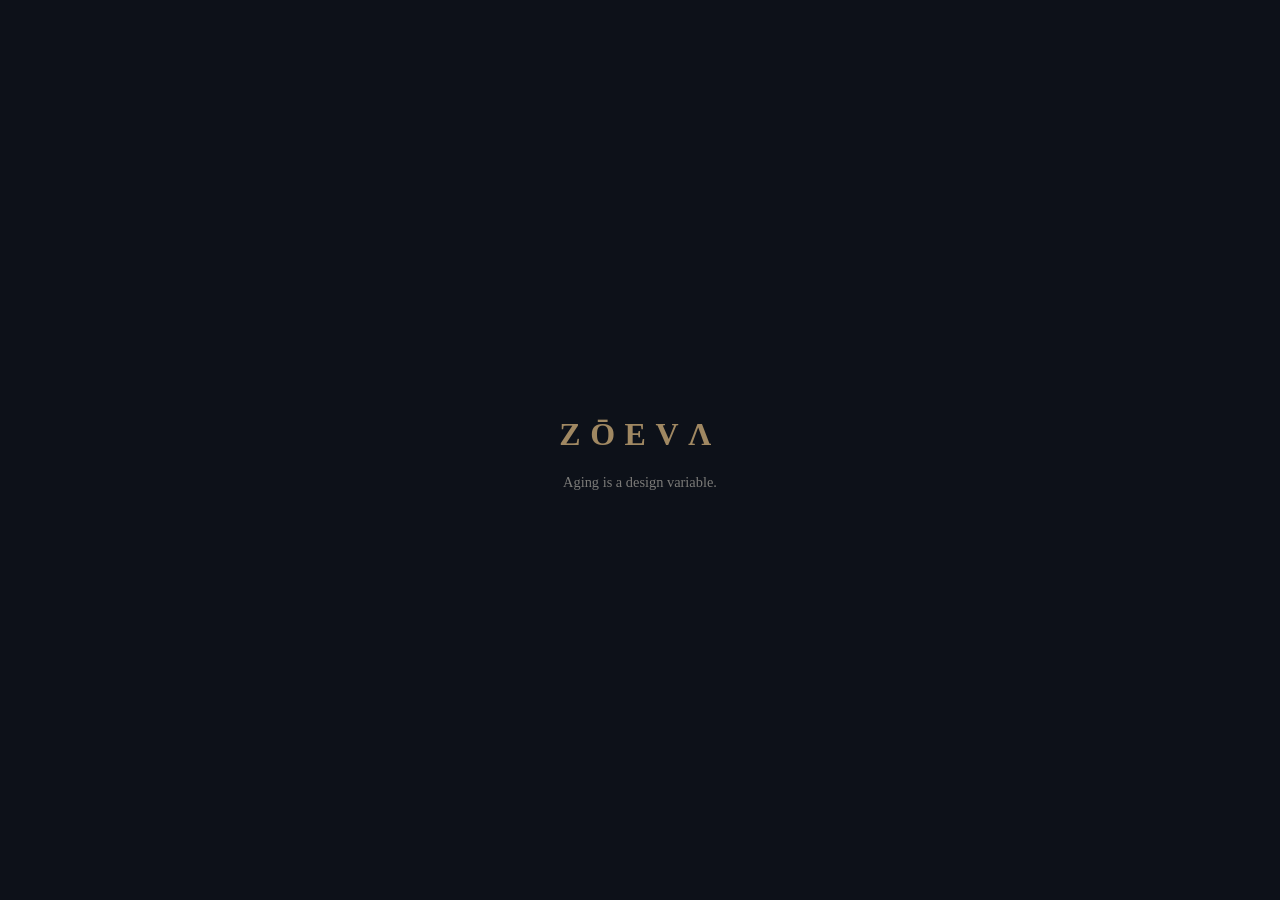
<file: index.html>
<!DOCTYPE html>
<html lang="ja">
<head><meta charset="UTF-8"><meta name="viewport" content="width=device-width">
<title>ZŌEVΛ</title>
<style>body{margin:0;background:#0D1119;color:#E8E3D6;font-family:serif;display:flex;align-items:center;justify-content:center;min-height:100vh;text-align:center;}
h1{font-family:Georgia,serif;color:#A08862;font-size:2em;letter-spacing:.3em;}
p{opacity:.5;font-size:.9em;}</style>
</head>
<body><div><h1>ZŌEVΛ</h1><p>Aging is a design variable.</p></div></body>
</html>
</file>
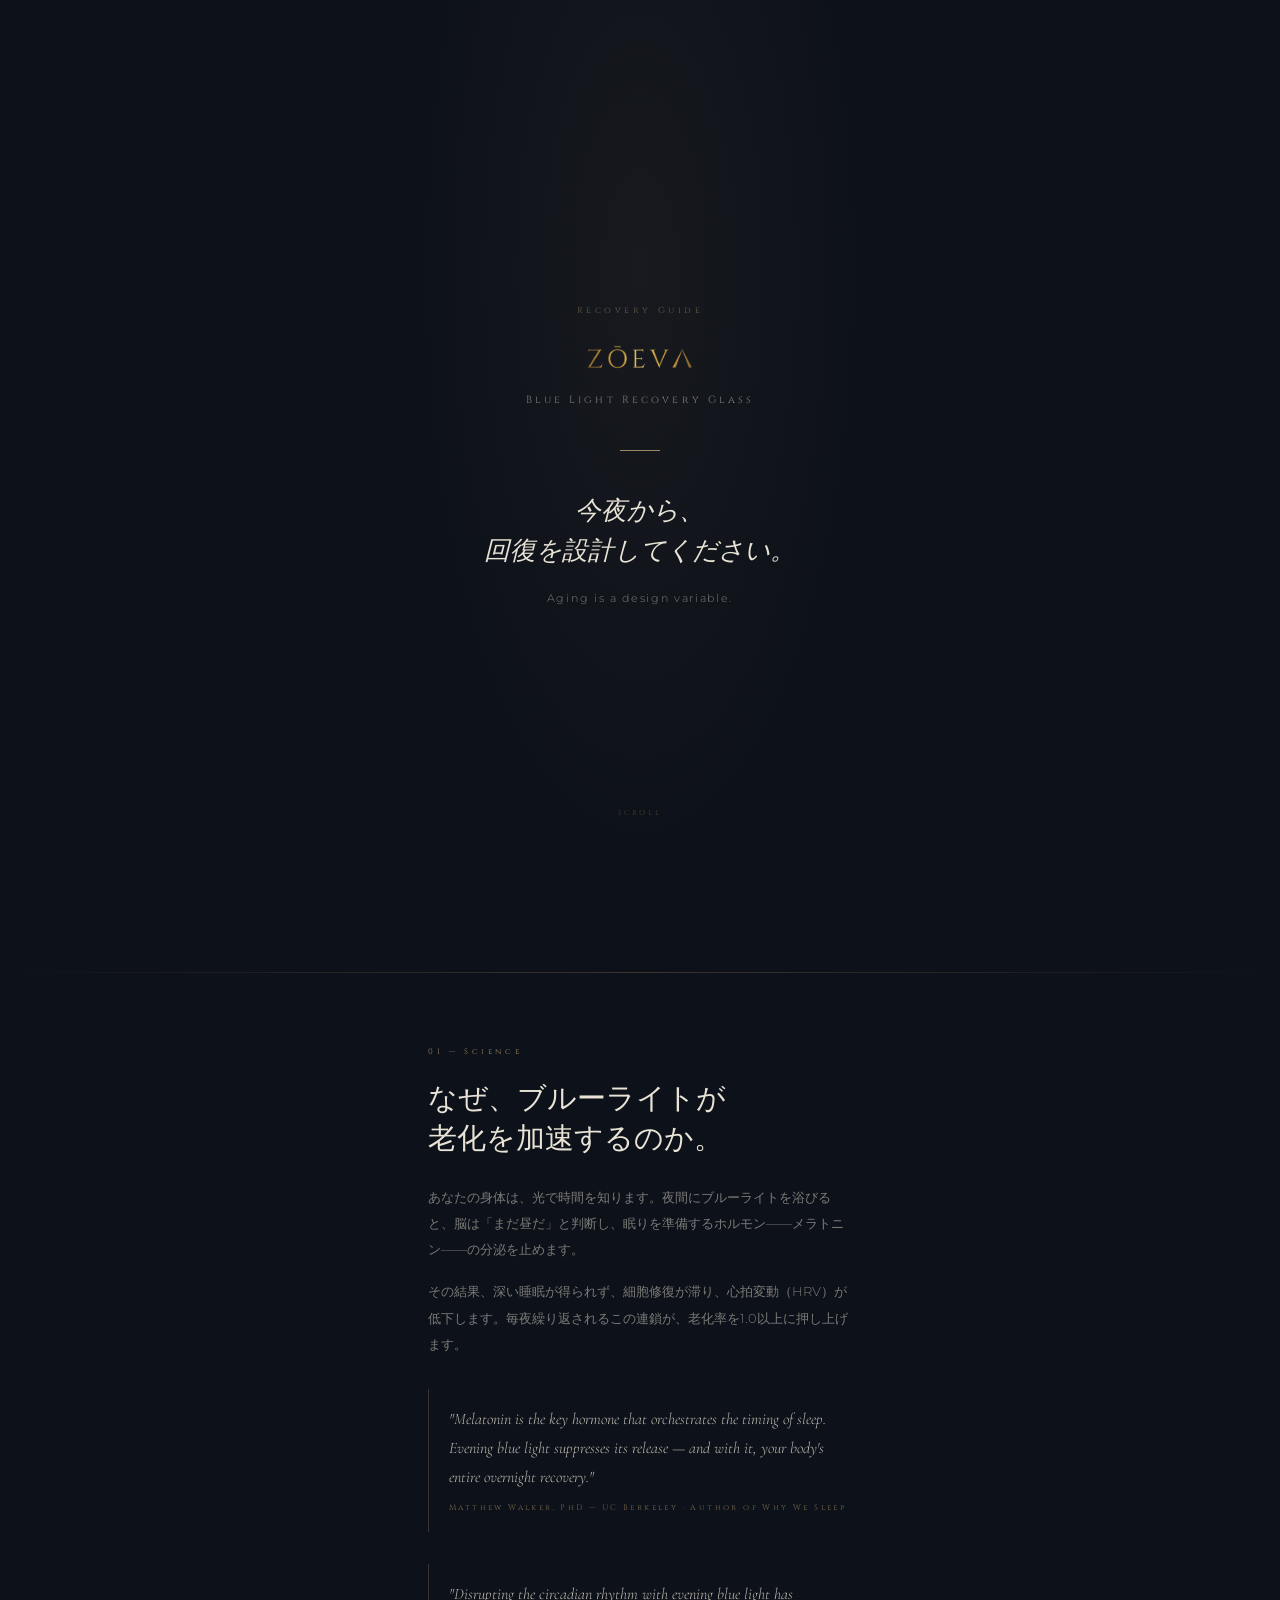
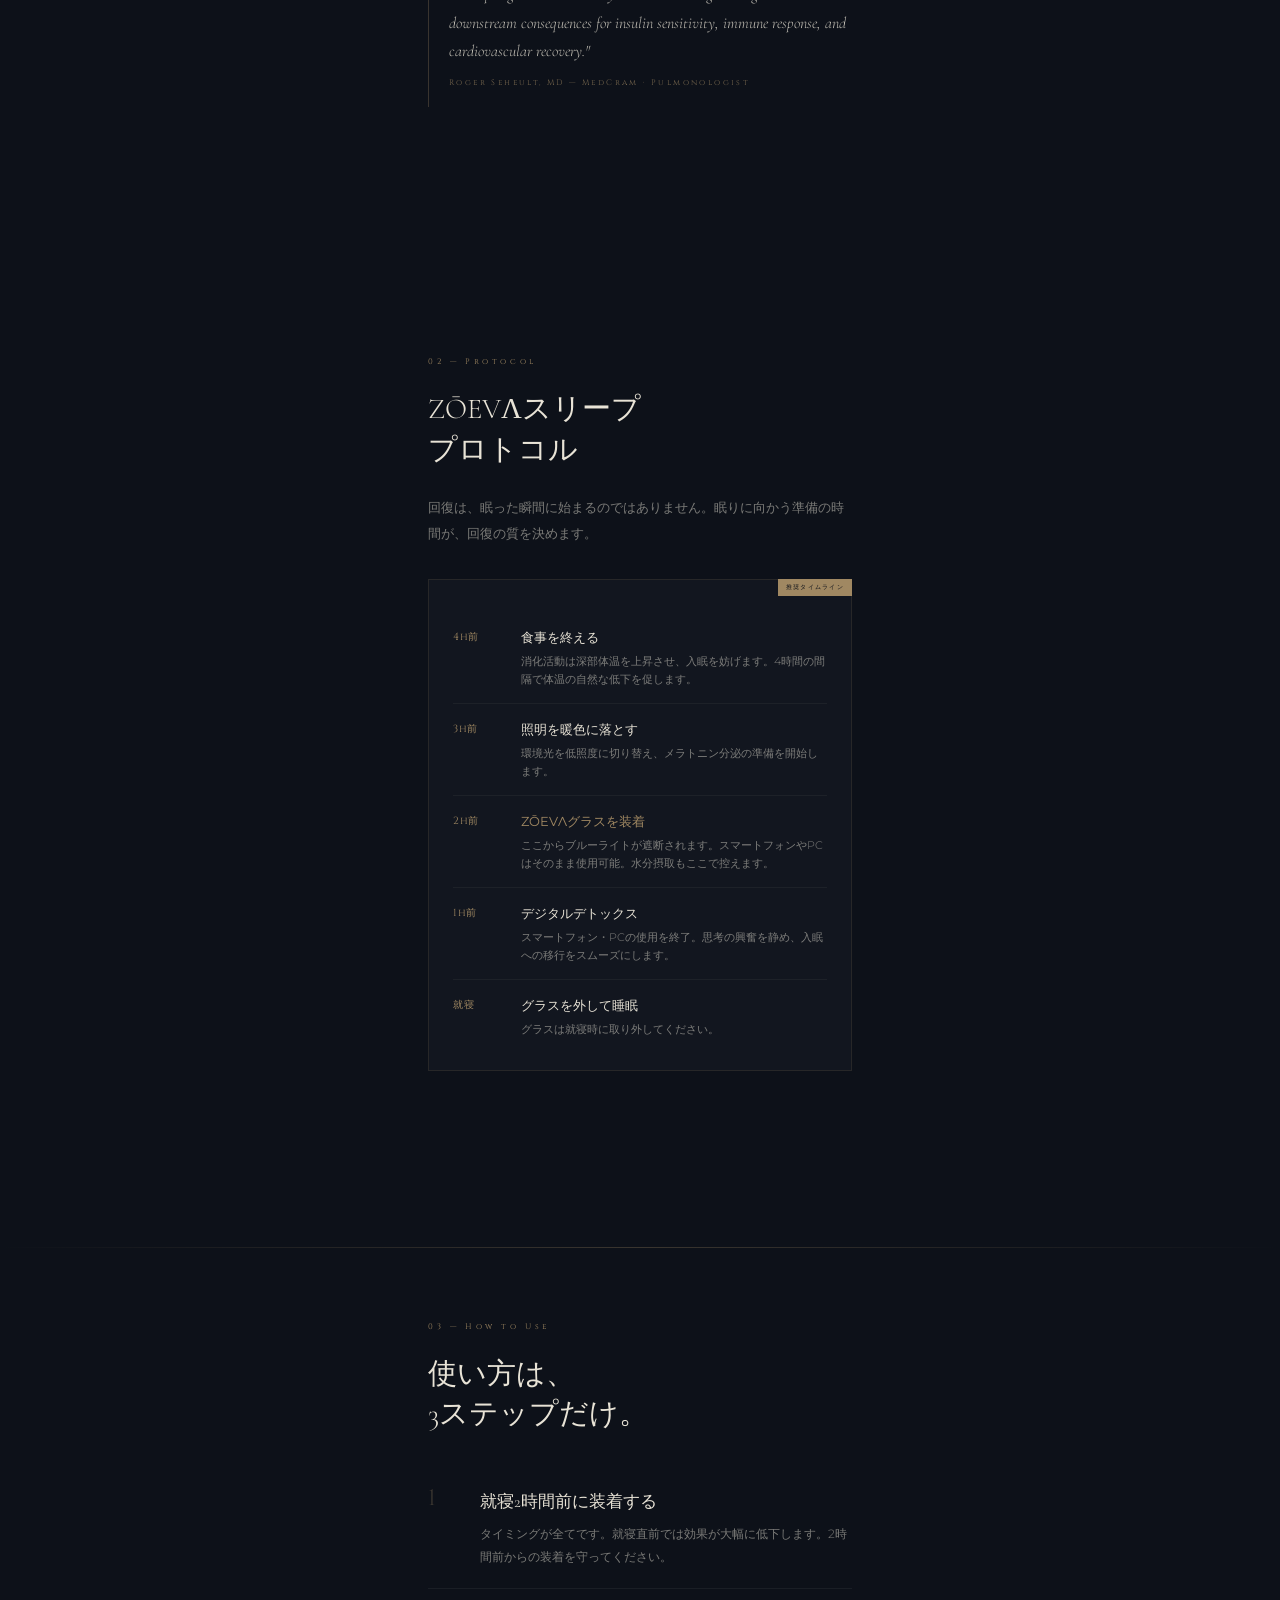
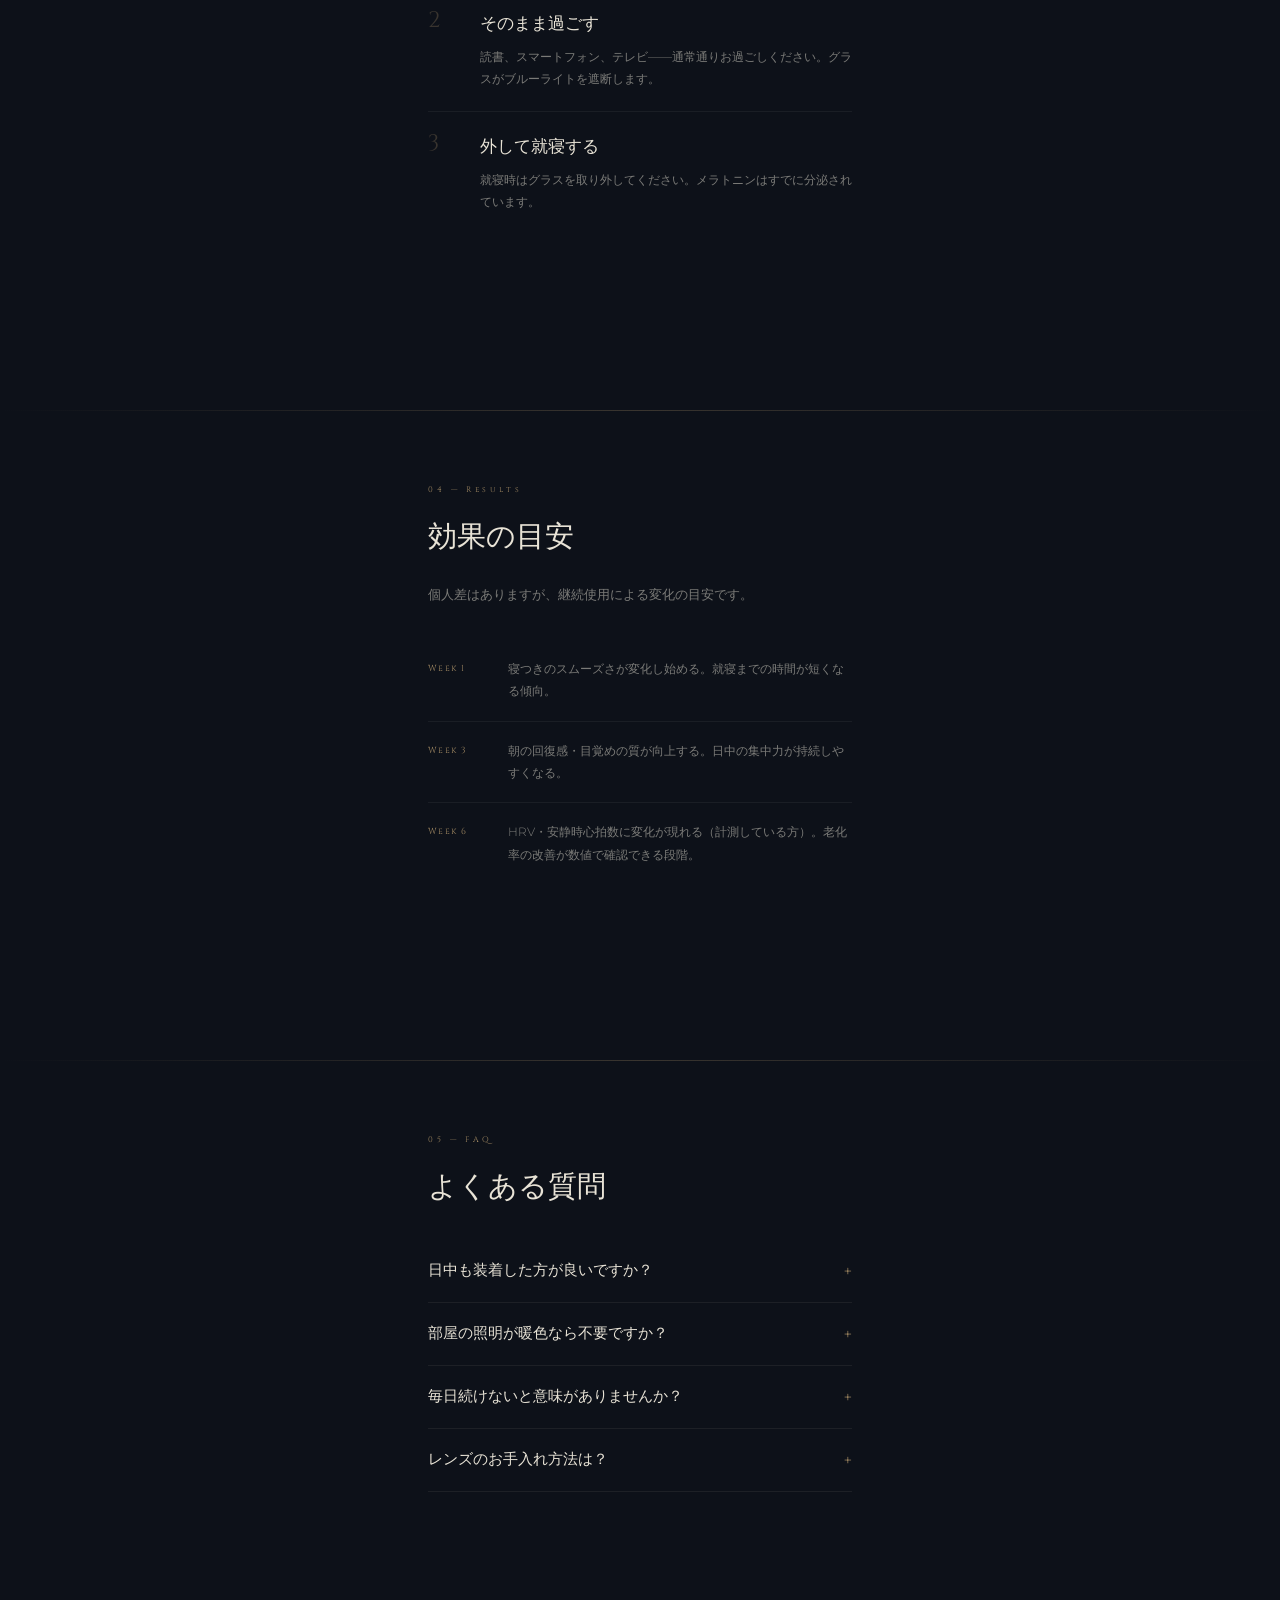
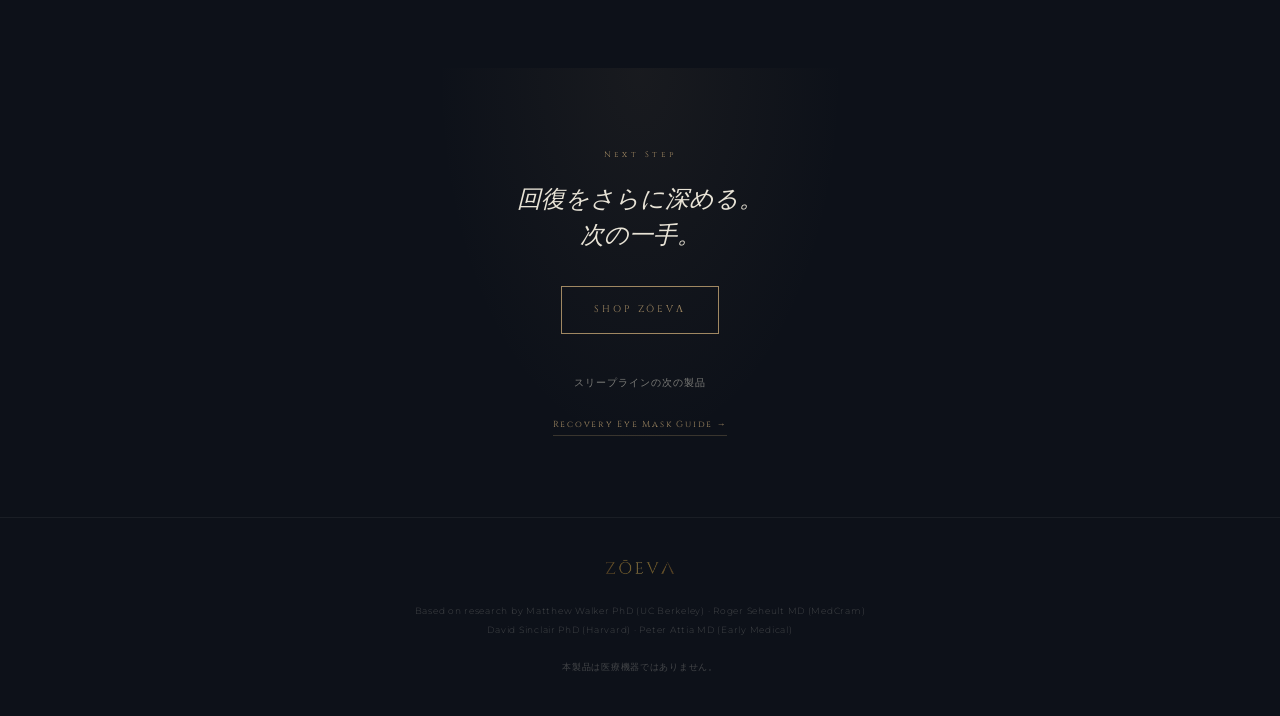
<file: glass-guide.html>
<!DOCTYPE html>
<html lang="ja">
<head>
<meta charset="UTF-8">
<meta name="viewport" content="width=device-width, initial-scale=1.0, maximum-scale=1.0">
<title>ZŌEVΛ — Blue Light Recovery Glass Guide</title>
<link rel="preconnect" href="https://fonts.googleapis.com">
<link href="https://fonts.googleapis.com/css2?family=Cormorant+Garamond:ital,wght@0,300;0,400;1,300&family=Cinzel:wght@300;400&family=Montserrat:wght@300;400&display=swap" rel="stylesheet">
<style>
:root {
  --navy:     #0D1119;
  --navy-mid: #12161F;
  --gold:     #A08862;
  --gold-l:   #B39878;
  --gold-dim: rgba(160,136,98,0.15);
  --white:    #E8E3D6;
  --white-dim:rgba(232,227,214,0.5);
  --serif:    'Cormorant Garamond', serif;
  --cinzel:   'Cinzel', serif;
  --sans:     'Montserrat', sans-serif;
}

*, *::before, *::after { box-sizing: border-box; margin: 0; padding: 0; }

html { scroll-behavior: smooth; }

body {
  background: var(--navy);
  color: var(--white);
  font-family: var(--sans);
  font-weight: 300;
  line-height: 1.8;
  overflow-x: hidden;
}

/* ── Fade in ── */
.fade {
  opacity: 0;
  transform: translateY(20px);
  transition: opacity 0.9s ease, transform 0.9s ease;
}
.fade.in { opacity: 1; transform: translateY(0); }

/* ── HERO ── */
.hero {
  min-height: 100svh;
  display: flex;
  flex-direction: column;
  justify-content: center;
  align-items: center;
  text-align: center;
  padding: 60px 32px 48px;
  position: relative;
  background: radial-gradient(ellipse at 50% 30%, rgba(160,136,98,0.07) 0%, transparent 65%);
}

.hero__eyebrow {
  font-family: var(--cinzel);
  font-size: 0.55rem;
  letter-spacing: 0.4em;
  color: rgba(160,136,98,0.6);
  margin-bottom: 24px;
}

.hero__logo {
  height: 28px;
  width: auto;
  mix-blend-mode: screen;
  margin-bottom: 20px;
}

.hero__product {
  font-family: var(--cinzel);
  font-size: 0.65rem;
  letter-spacing: 0.3em;
  color: var(--white-dim);
  margin-bottom: 40px;
}

.hero__rule {
  width: 40px;
  height: 0.5px;
  background: var(--gold);
  margin: 0 auto 40px;
  opacity: 0.5;
}

.hero__copy {
  font-family: var(--serif);
  font-size: 1.6rem;
  font-weight: 300;
  font-style: italic;
  line-height: 1.6;
  color: var(--white);
  max-width: 320px;
  margin-bottom: 16px;
}

.hero__sub {
  font-size: 0.7rem;
  color: var(--white-dim);
  letter-spacing: 0.15em;
}

.hero__scroll {
  position: absolute;
  bottom: 32px;
  left: 50%;
  transform: translateX(-50%);
  display: flex;
  flex-direction: column;
  align-items: center;
  gap: 8px;
}
.hero__scroll span {
  font-family: var(--cinzel);
  font-size: 0.45rem;
  letter-spacing: 0.4em;
  color: rgba(160,136,98,0.4);
}
.hero__scroll::after {
  content: '';
  display: block;
  width: 0.5px;
  height: 40px;
  background: linear-gradient(to bottom, var(--gold), transparent);
  animation: scrollline 2s ease infinite;
}
@keyframes scrollline {
  0% { opacity: 0; transform: scaleY(0); transform-origin: top; }
  50% { opacity: 1; }
  100% { opacity: 0; transform: scaleY(1); transform-origin: top; }
}

/* ── SECTION BASE ── */
section {
  padding: 72px 28px;
  max-width: 480px;
  margin: 0 auto;
}

.section__label {
  font-family: var(--cinzel);
  font-size: 0.5rem;
  letter-spacing: 0.45em;
  color: var(--gold);
  margin-bottom: 20px;
  opacity: 0.7;
}

.section__title {
  font-family: var(--serif);
  font-size: 1.8rem;
  font-weight: 300;
  line-height: 1.4;
  color: var(--white);
  margin-bottom: 24px;
}

.section__body {
  font-size: 0.82rem;
  color: var(--white-dim);
  line-height: 2;
  margin-bottom: 16px;
}

.section__rule {
  width: 100%;
  height: 0.5px;
  background: linear-gradient(90deg, transparent, rgba(160,136,98,0.3), transparent);
  margin: 72px 0 0;
}

/* ── QUOTE ── */
.quote {
  border-left: 1px solid rgba(160,136,98,0.3);
  padding: 16px 0 16px 20px;
  margin: 32px 0;
}
.quote__text {
  font-family: var(--serif);
  font-size: 1rem;
  font-style: italic;
  font-weight: 300;
  color: rgba(232,227,214,0.8);
  line-height: 1.8;
  margin-bottom: 10px;
}
.quote__author {
  font-family: var(--cinzel);
  font-size: 0.5rem;
  letter-spacing: 0.3em;
  color: var(--gold);
  opacity: 0.7;
}

/* ── PROTOCOL ── */
.protocol {
  background: var(--navy-mid);
  border: 0.5px solid rgba(160,136,98,0.15);
  padding: 32px 24px;
  margin: 32px 0;
  position: relative;
}

.protocol__item {
  display: grid;
  grid-template-columns: 52px 1fr;
  gap: 0 16px;
  align-items: start;
  padding: 14px 0;
  border-bottom: 0.5px solid rgba(232,227,214,0.05);
  position: relative;
}
.protocol__item:last-child { border-bottom: none; padding-bottom: 0; }
.protocol__item:first-child { padding-top: 0; }

.protocol__time {
  font-family: var(--cinzel);
  font-size: 0.65rem;
  color: var(--gold);
  letter-spacing: 0.05em;
  padding-top: 2px;
}

.protocol__content {}
.protocol__action {
  font-size: 0.8rem;
  color: var(--white);
  font-weight: 400;
  margin-bottom: 3px;
}
.protocol__action.highlight {
  color: var(--gold);
  font-weight: 400;
}
.protocol__desc {
  font-size: 0.68rem;
  color: var(--white-dim);
  line-height: 1.7;
}

.protocol__badge {
  position: absolute;
  top: -1px; right: -1px;
  background: var(--gold);
  color: var(--navy);
  font-family: var(--cinzel);
  font-size: 0.4rem;
  letter-spacing: 0.2em;
  padding: 3px 8px;
}

/* ── STEPS ── */
.steps { margin: 32px 0; }
.step {
  display: flex;
  gap: 20px;
  padding: 20px 0;
  border-bottom: 0.5px solid rgba(232,227,214,0.06);
}
.step:last-child { border-bottom: none; }
.step__num {
  font-family: var(--cinzel);
  font-size: 1.4rem;
  color: rgba(160,136,98,0.3);
  line-height: 1;
  flex-shrink: 0;
  width: 32px;
}
.step__body {}
.step__title {
  font-family: var(--serif);
  font-size: 1.05rem;
  color: var(--white);
  margin-bottom: 6px;
}
.step__desc {
  font-size: 0.75rem;
  color: var(--white-dim);
  line-height: 1.9;
}

/* ── RESULTS ── */
.results { margin: 32px 0; }
.result {
  display: flex;
  align-items: flex-start;
  gap: 16px;
  padding: 18px 0;
  border-bottom: 0.5px solid rgba(232,227,214,0.06);
}
.result:last-child { border-bottom: none; }
.result__week {
  font-family: var(--cinzel);
  font-size: 0.55rem;
  letter-spacing: 0.15em;
  color: var(--gold);
  flex-shrink: 0;
  width: 64px;
  padding-top: 3px;
}
.result__text {
  font-size: 0.78rem;
  color: var(--white-dim);
  line-height: 1.8;
}

/* ── FAQ ── */
.faq { margin: 32px 0; }
.faq__item {
  border-bottom: 0.5px solid rgba(232,227,214,0.07);
  overflow: hidden;
}
.faq__q {
  width: 100%;
  background: none;
  border: none;
  color: var(--white);
  font-family: var(--serif);
  font-size: 0.95rem;
  font-weight: 300;
  text-align: left;
  padding: 20px 0;
  cursor: pointer;
  display: flex;
  justify-content: space-between;
  align-items: center;
  gap: 16px;
}
.faq__q::after {
  content: '+';
  font-family: var(--cinzel);
  font-size: 1rem;
  color: var(--gold);
  flex-shrink: 0;
  transition: transform 0.3s ease;
}
.faq__item.open .faq__q::after { transform: rotate(45deg); }
.faq__a {
  font-size: 0.75rem;
  color: var(--white-dim);
  line-height: 2;
  max-height: 0;
  overflow: hidden;
  transition: max-height 0.4s ease, padding 0.3s ease;
}
.faq__item.open .faq__a {
  max-height: 200px;
  padding-bottom: 20px;
}

/* ── CTA ── */
.cta-section {
  text-align: center;
  padding: 80px 28px;
  background: radial-gradient(ellipse at 50% 0%, rgba(160,136,98,0.08) 0%, transparent 60%);
}
.cta__label {
  font-family: var(--cinzel);
  font-size: 0.5rem;
  letter-spacing: 0.45em;
  color: var(--gold);
  opacity: 0.6;
  margin-bottom: 20px;
}
.cta__title {
  font-family: var(--serif);
  font-size: 1.5rem;
  font-style: italic;
  font-weight: 300;
  color: var(--white);
  margin-bottom: 32px;
  line-height: 1.5;
}
.cta__btn {
  display: inline-block;
  border: 0.5px solid var(--gold);
  color: var(--gold);
  font-family: var(--cinzel);
  font-size: 0.6rem;
  letter-spacing: 0.3em;
  padding: 14px 32px;
  text-decoration: none;
  transition: background 0.3s ease, color 0.3s ease;
  margin-bottom: 40px;
}
.cta__btn:hover { background: var(--gold); color: var(--navy); }

.cta__next {
  font-size: 0.65rem;
  color: var(--white-dim);
  margin-bottom: 16px;
  letter-spacing: 0.1em;
}
.cta__next-link {
  display: inline-block;
  color: var(--gold);
  font-family: var(--cinzel);
  font-size: 0.55rem;
  letter-spacing: 0.2em;
  text-decoration: none;
  border-bottom: 0.5px solid rgba(160,136,98,0.3);
  padding-bottom: 2px;
}

/* ── FOOTER ── */
footer {
  text-align: center;
  padding: 40px 28px;
  border-top: 0.5px solid rgba(232,227,214,0.06);
}
footer img { height: 18px; mix-blend-mode: screen; opacity: 0.5; margin-bottom: 16px; }
footer p {
  font-size: 0.58rem;
  color: rgba(232,227,214,0.25);
  line-height: 2;
  letter-spacing: 0.08em;
}
</style>
</head>
<body>

<!-- HERO -->
<section class="hero">
  <p class="hero__eyebrow fade">Recovery Guide</p>
  <img src="logo.png" alt="ZŌEVΛ" class="hero__logo fade">
  <p class="hero__product fade">Blue Light Recovery Glass</p>
  <div class="hero__rule fade"></div>
  <h1 class="hero__copy fade">今夜から、<br>回復を設計してください。</h1>
  <p class="hero__sub fade">Aging is a design variable.</p>
  <div class="hero__scroll"><span>SCROLL</span></div>
</section>

<div class="section__rule"></div>

<!-- WHY -->
<section>
  <p class="section__label fade">01 — Science</p>
  <h2 class="section__title fade">なぜ、ブルーライトが<br>老化を加速するのか。</h2>
  <p class="section__body fade">あなたの身体は、光で時間を知ります。夜間にブルーライトを浴びると、脳は「まだ昼だ」と判断し、眠りを準備するホルモン——メラトニン——の分泌を止めます。</p>
  <p class="section__body fade">その結果、深い睡眠が得られず、細胞修復が滞り、心拍変動（HRV）が低下します。毎夜繰り返されるこの連鎖が、老化率を1.0以上に押し上げます。</p>

  <div class="quote fade">
    <p class="quote__text">"Melatonin is the key hormone that orchestrates the timing of sleep. Evening blue light suppresses its release — and with it, your body's entire overnight recovery."</p>
    <p class="quote__author">Matthew Walker, PhD — UC Berkeley · Author of Why We Sleep</p>
  </div>

  <div class="quote fade">
    <p class="quote__text">"Disrupting the circadian rhythm with evening blue light has downstream consequences for insulin sensitivity, immune response, and cardiovascular recovery."</p>
    <p class="quote__author">Roger Seheult, MD — MedCram · Pulmonologist</p>
  </div>
</section>

<div class="section__rule"></div>

<!-- PROTOCOL -->
<section>
  <p class="section__label fade">02 — Protocol</p>
  <h2 class="section__title fade">ZŌEVΛスリープ<br>プロトコル</h2>
  <p class="section__body fade">回復は、眠った瞬間に始まるのではありません。眠りに向かう準備の時間が、回復の質を決めます。</p>

  <div class="protocol fade">
    <div class="protocol__badge">推奨タイムライン</div>
    <div class="protocol__item">
      <div class="protocol__time">4h前</div>
      <div class="protocol__content">
        <div class="protocol__action">食事を終える</div>
        <div class="protocol__desc">消化活動は深部体温を上昇させ、入眠を妨げます。4時間の間隔で体温の自然な低下を促します。</div>
      </div>
    </div>
    <div class="protocol__item">
      <div class="protocol__time">3h前</div>
      <div class="protocol__content">
        <div class="protocol__action">照明を暖色に落とす</div>
        <div class="protocol__desc">環境光を低照度に切り替え、メラトニン分泌の準備を開始します。</div>
      </div>
    </div>
    <div class="protocol__item">
      <div class="protocol__time">2h前</div>
      <div class="protocol__content">
        <div class="protocol__action highlight">ZŌEVΛグラスを装着</div>
        <div class="protocol__desc">ここからブルーライトが遮断されます。スマートフォンやPCはそのまま使用可能。水分摂取もここで控えます。</div>
      </div>
    </div>
    <div class="protocol__item">
      <div class="protocol__time">1h前</div>
      <div class="protocol__content">
        <div class="protocol__action">デジタルデトックス</div>
        <div class="protocol__desc">スマートフォン・PCの使用を終了。思考の興奮を静め、入眠への移行をスムーズにします。</div>
      </div>
    </div>
    <div class="protocol__item">
      <div class="protocol__time">就寝</div>
      <div class="protocol__content">
        <div class="protocol__action">グラスを外して睡眠</div>
        <div class="protocol__desc">グラスは就寝時に取り外してください。</div>
      </div>
    </div>
  </div>
</section>

<div class="section__rule"></div>

<!-- HOW TO USE -->
<section>
  <p class="section__label fade">03 — How to Use</p>
  <h2 class="section__title fade">使い方は、<br>3ステップだけ。</h2>

  <div class="steps fade">
    <div class="step">
      <div class="step__num">1</div>
      <div class="step__body">
        <div class="step__title">就寝2時間前に装着する</div>
        <div class="step__desc">タイミングが全てです。就寝直前では効果が大幅に低下します。2時間前からの装着を守ってください。</div>
      </div>
    </div>
    <div class="step">
      <div class="step__num">2</div>
      <div class="step__body">
        <div class="step__title">そのまま過ごす</div>
        <div class="step__desc">読書、スマートフォン、テレビ——通常通りお過ごしください。グラスがブルーライトを遮断します。</div>
      </div>
    </div>
    <div class="step">
      <div class="step__num">3</div>
      <div class="step__body">
        <div class="step__title">外して就寝する</div>
        <div class="step__desc">就寝時はグラスを取り外してください。メラトニンはすでに分泌されています。</div>
      </div>
    </div>
  </div>
</section>

<div class="section__rule"></div>

<!-- RESULTS -->
<section>
  <p class="section__label fade">04 — Results</p>
  <h2 class="section__title fade">効果の目安</h2>
  <p class="section__body fade">個人差はありますが、継続使用による変化の目安です。</p>

  <div class="results fade">
    <div class="result">
      <div class="result__week">Week 1</div>
      <div class="result__text">寝つきのスムーズさが変化し始める。就寝までの時間が短くなる傾向。</div>
    </div>
    <div class="result">
      <div class="result__week">Week 3</div>
      <div class="result__text">朝の回復感・目覚めの質が向上する。日中の集中力が持続しやすくなる。</div>
    </div>
    <div class="result">
      <div class="result__week">Week 6</div>
      <div class="result__text">HRV・安静時心拍数に変化が現れる（計測している方）。老化率の改善が数値で確認できる段階。</div>
    </div>
  </div>
</section>

<div class="section__rule"></div>

<!-- FAQ -->
<section>
  <p class="section__label fade">05 — FAQ</p>
  <h2 class="section__title fade">よくある質問</h2>

  <div class="faq fade">
    <div class="faq__item">
      <button class="faq__q">日中も装着した方が良いですか？</button>
      <div class="faq__a">効果的なのは就寝2時間前からです。日中の装着は概日リズムへの影響が限定的なため、夜間の使用を優先してください。</div>
    </div>
    <div class="faq__item">
      <button class="faq__q">部屋の照明が暖色なら不要ですか？</button>
      <div class="faq__a">照明が暖色でも、スマートフォンやPCのディスプレイはブルーライトを放出します。ディスプレイを使用する限り、グラスの装着が必要です。</div>
    </div>
    <div class="faq__item">
      <button class="faq__q">毎日続けないと意味がありませんか？</button>
      <div class="faq__a">完璧なプロトコルより、不完全な継続の方が回復に効きます。難しい日はグラスの装着だけでも続けてください。</div>
    </div>
    <div class="faq__item">
      <button class="faq__q">レンズのお手入れ方法は？</button>
      <div class="faq__a">付属のクロスで軽く拭いてください。アルコール・有機溶剤系のクリーナーはコーティングを傷めます。水洗いの場合は中性洗剤を少量使用し、柔らかい布で拭き取ってください。</div>
    </div>
  </div>
</section>

<div class="section__rule"></div>

<!-- CTA -->
<section class="cta-section">
  <p class="cta__label fade">Next Step</p>
  <h2 class="cta__title fade">回復をさらに深める。<br>次の一手。</h2>
  <a href="https://zoeva.jp" class="cta__btn fade">SHOP ZŌEVΛ</a>

  <p class="cta__next fade">スリープラインの次の製品</p>
  <a href="mask-guide.html" class="cta__next-link fade">Recovery Eye Mask Guide →</a>
</section>

<!-- FOOTER -->
<footer>
  <img src="logo.png" alt="ZŌEVΛ">
  <p>Based on research by Matthew Walker PhD (UC Berkeley) · Roger Seheult MD (MedCram)<br>David Sinclair PhD (Harvard) · Peter Attia MD (Early Medical)<br><br>本製品は医療機器ではありません。</p>
</footer>

<script>
// Fade in on scroll
const obs = new IntersectionObserver(entries => {
  entries.forEach(e => { if (e.isIntersecting) e.target.classList.add('in'); });
}, { threshold: 0.1 });
document.querySelectorAll('.fade').forEach(el => obs.observe(el));

// FAQ accordion
document.querySelectorAll('.faq__q').forEach(btn => {
  btn.addEventListener('click', () => {
    const item = btn.parentElement;
    const isOpen = item.classList.contains('open');
    document.querySelectorAll('.faq__item').forEach(i => i.classList.remove('open'));
    if (!isOpen) item.classList.add('open');
  });
});
</script>
</body>
</html>
</file>
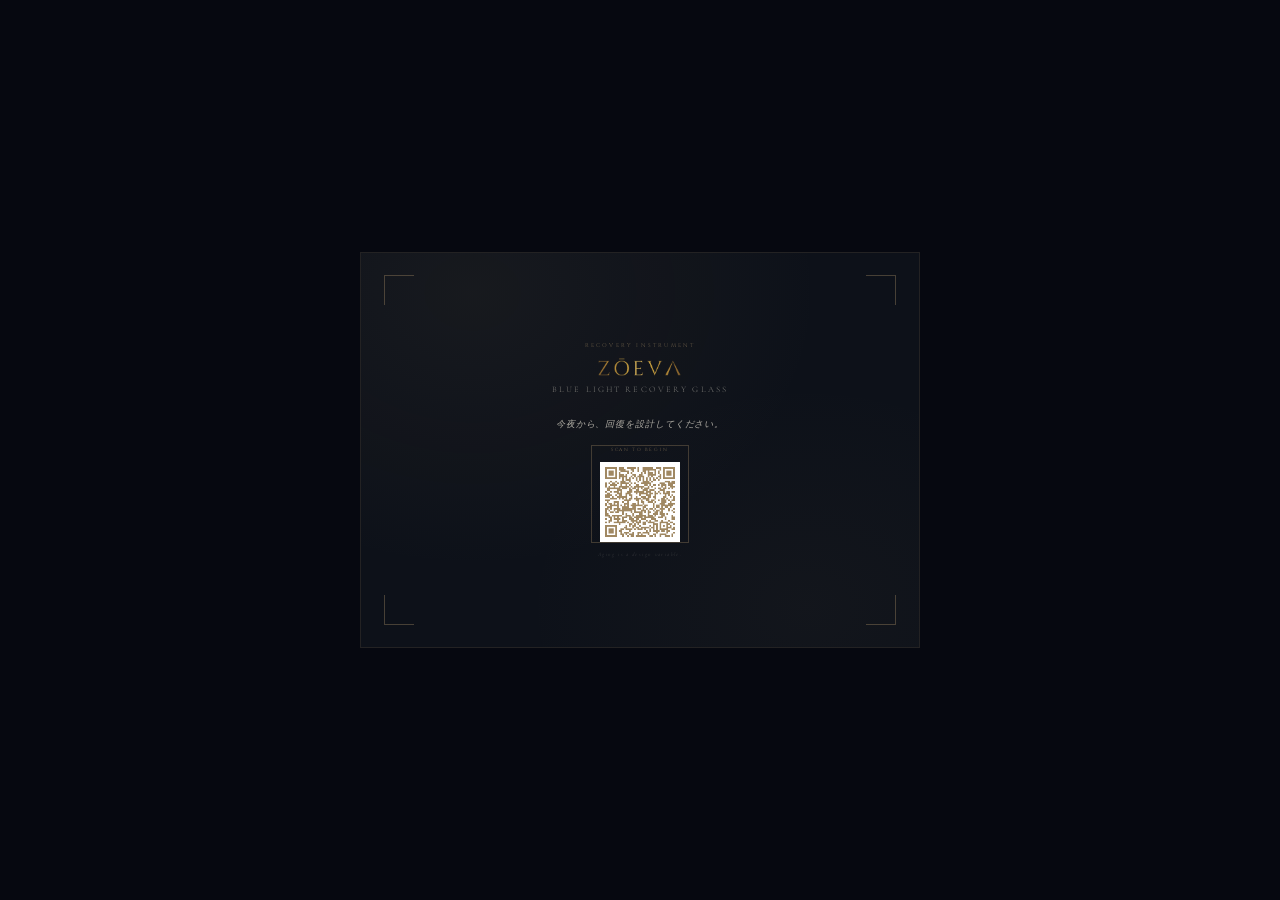
<file: glass-insert.html>
<!DOCTYPE html>
<html lang="ja">
<head>
<meta charset="UTF-8">
<meta name="viewport" content="width=device-width, initial-scale=1.0">
<title>ZŌEVA — Blue Light Recovery Glass | 同封カード</title>
<style>
  @import url('https://fonts.googleapis.com/css2?family=Cormorant+Garamond:ital,wght@0,300;0,400;1,300&family=Cinzel:wght@300;400&display=swap');

  * { margin: 0; padding: 0; box-sizing: border-box; }

  body {
    background: #060810;
    display: flex;
    justify-content: center;
    align-items: center;
    min-height: 100vh;
    font-family: 'Cormorant Garamond', Georgia, serif;
  }

  .card {
    width: 148mm;
    height: 105mm;
    background: #0D1119;
    display: flex;
    flex-direction: column;
    justify-content: center;
    align-items: center;
    padding: 10mm 14mm;
    position: relative;
    overflow: hidden;
    border: 0.5px solid rgba(160,136,98,0.15);
  }

  /* subtle corner accents */
  .card::before {
    content: '';
    position: absolute;
    top: 0; left: 0; right: 0; bottom: 0;
    background:
      radial-gradient(ellipse at 20% 10%, rgba(160,136,98,0.07) 0%, transparent 55%),
      radial-gradient(ellipse at 80% 90%, rgba(160,136,98,0.04) 0%, transparent 45%);
    pointer-events: none;
  }

  .corner {
    position: absolute;
    width: 8mm; height: 8mm;
    border-color: rgba(160,136,98,0.4);
    border-style: solid;
  }
  .corner--tl { top: 6mm; left: 6mm; border-width: 0.5px 0 0 0.5px; }
  .corner--tr { top: 6mm; right: 6mm; border-width: 0.5px 0.5px 0 0; }
  .corner--bl { bottom: 6mm; left: 6mm; border-width: 0 0 0.5px 0.5px; }
  .corner--br { bottom: 6mm; right: 6mm; border-width: 0 0.5px 0.5px 0; }

  .eyebrow {
    font-family: 'Cinzel', serif;
    font-size: 5.5px;
    letter-spacing: 0.4em;
    color: rgba(160,136,98,0.6);
    text-transform: uppercase;
    margin-bottom: 7px;
    font-weight: 300;
  }

  .brand {
    font-family: 'Cinzel', serif;
    font-size: 34px;
    font-weight: 300;
    color: #A08862;
    letter-spacing: 0.22em;
    line-height: 1;
    margin-bottom: 5px;
  }

  .product {
    font-family: 'Cormorant Garamond', serif;
    font-size: 8.5px;
    color: rgba(232,227,214,0.5);
    letter-spacing: 0.25em;
    text-transform: uppercase;
    font-weight: 300;
    margin-bottom: 11px;
  }

  .rule {
    width: 36mm;
    height: 0.3px;
    background: linear-gradient(90deg, transparent, rgba(160,136,98,0.7), transparent);
    margin-bottom: 11px;
  }

  .copy {
    font-family: 'Cormorant Garamond', serif;
    font-size: 9px;
    color: rgba(232,227,214,0.75);
    letter-spacing: 0.1em;
    line-height: 2;
    text-align: center;
    margin-bottom: 11px;
    font-style: italic;
    font-weight: 300;
  }

  .qr-box {
    width: 26mm;
    height: 26mm;
    border: 0.4px solid rgba(160,136,98,0.35);
    display: flex;
    flex-direction: column;
    justify-content: center;
    align-items: center;
    margin-bottom: 8px;
    position: relative;
  }

  .qr-label {
    font-family: 'Cinzel', serif;
    font-size: 4.5px;
    letter-spacing: 0.35em;
    color: rgba(160,136,98,0.7);
    text-transform: uppercase;
    margin-bottom: 3px;
  }

  .url {
    font-family: 'Cormorant Garamond', serif;
    font-size: 6px;
    color: rgba(160,136,98,0.55);
    letter-spacing: 0.2em;
    margin-bottom: 7px;
  }

  .tagline {
    font-family: 'Cormorant Garamond', serif;
    font-size: 5.5px;
    color: rgba(232,227,214,0.2);
    letter-spacing: 0.25em;
    font-style: italic;
    font-weight: 300;
  }
</style>
</head>
<body>
<div class="card">
  <div class="corner corner--tl"></div>
  <div class="corner corner--tr"></div>
  <div class="corner corner--bl"></div>
  <div class="corner corner--br"></div>

  <div class="eyebrow">Recovery Instrument</div>
  <img src="[data-uri]" alt="ZŌEVΛ" style="height:22px; width:auto; margin-bottom:6px; mix-blend-mode:screen; opacity:0.9;" />
  <div class="product">Blue Light Recovery Glass</div>
  <div class="rule"></div>
  <div class="copy">今夜から、回復を設計してください。</div>

  <div class="qr-box">
    <div class="qr-label">Scan to Begin</div>
    <img src="[data-uri]" style="width:80px;height:80px;display:block;margin:6px auto 0;" alt="QR Code">
  </div>

  <div class="tagline">Aging is a design variable.</div>
</div>
</body>
</html>
</file>
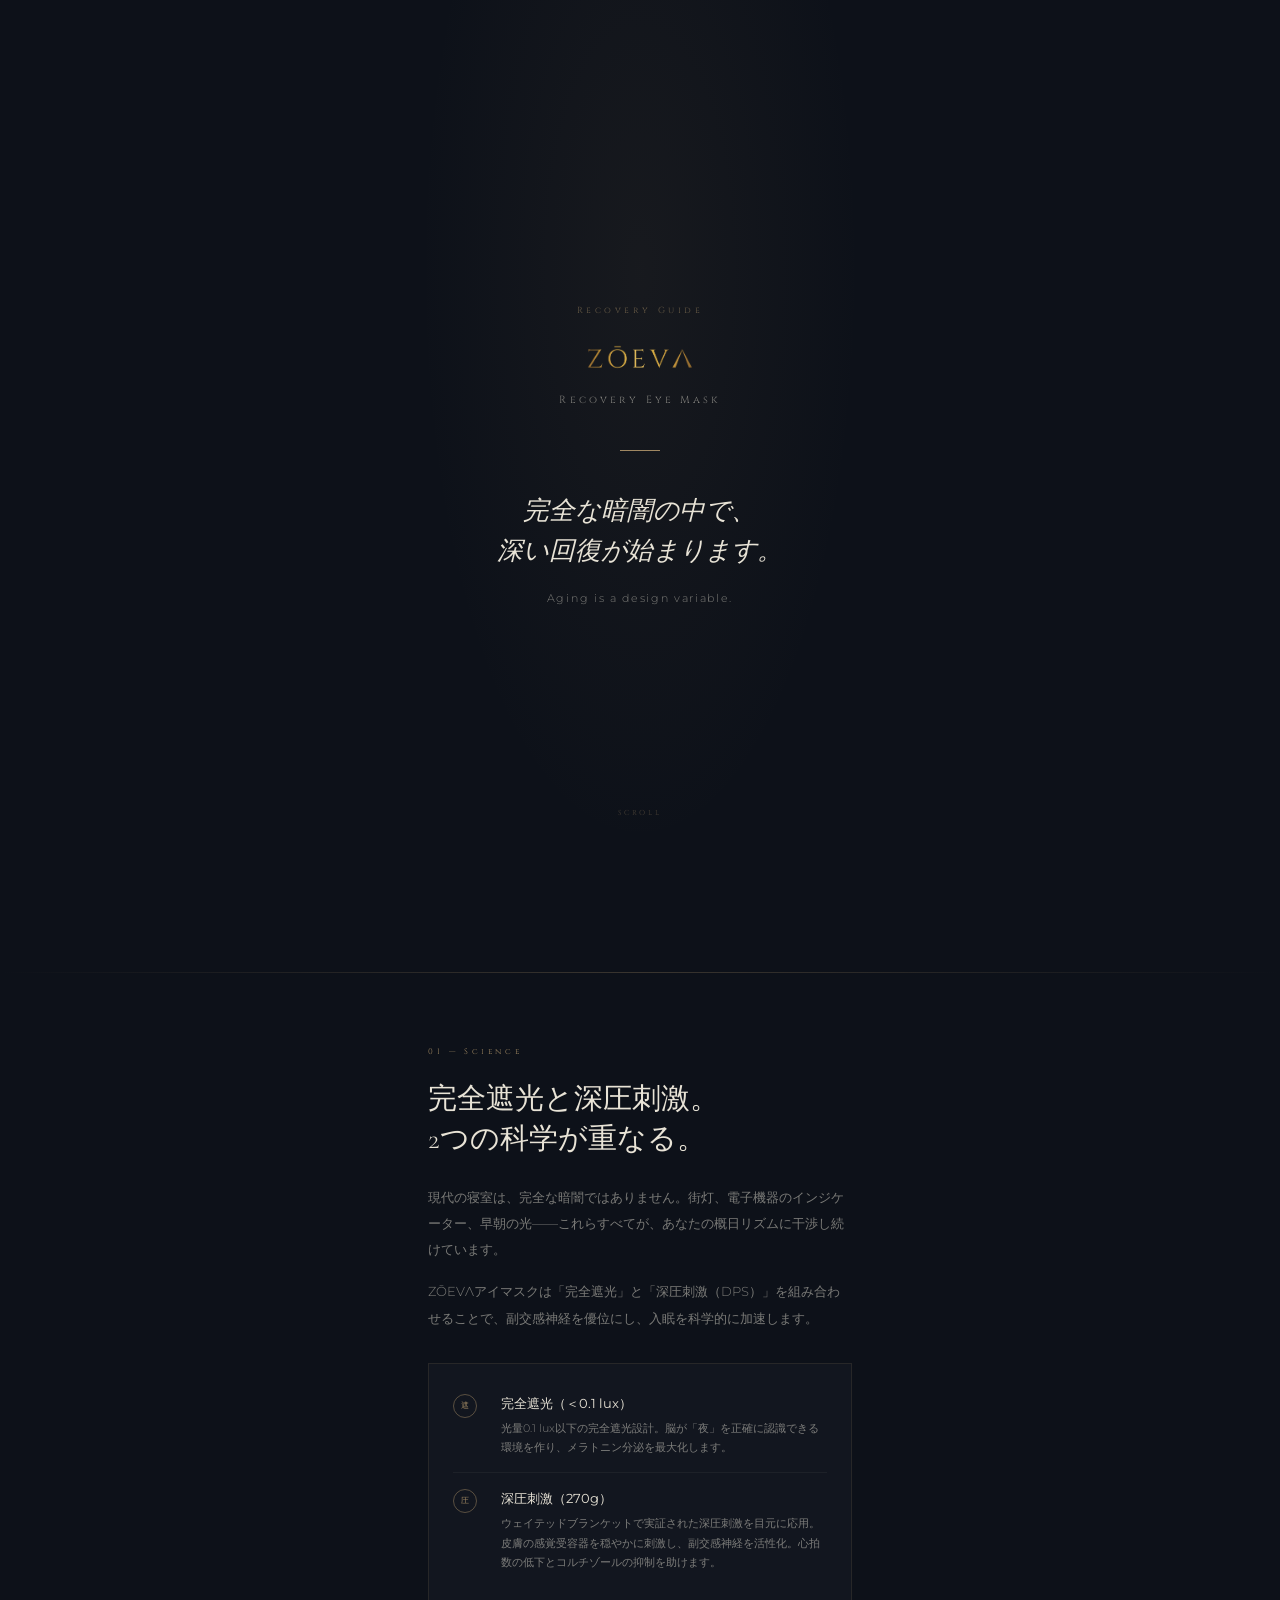
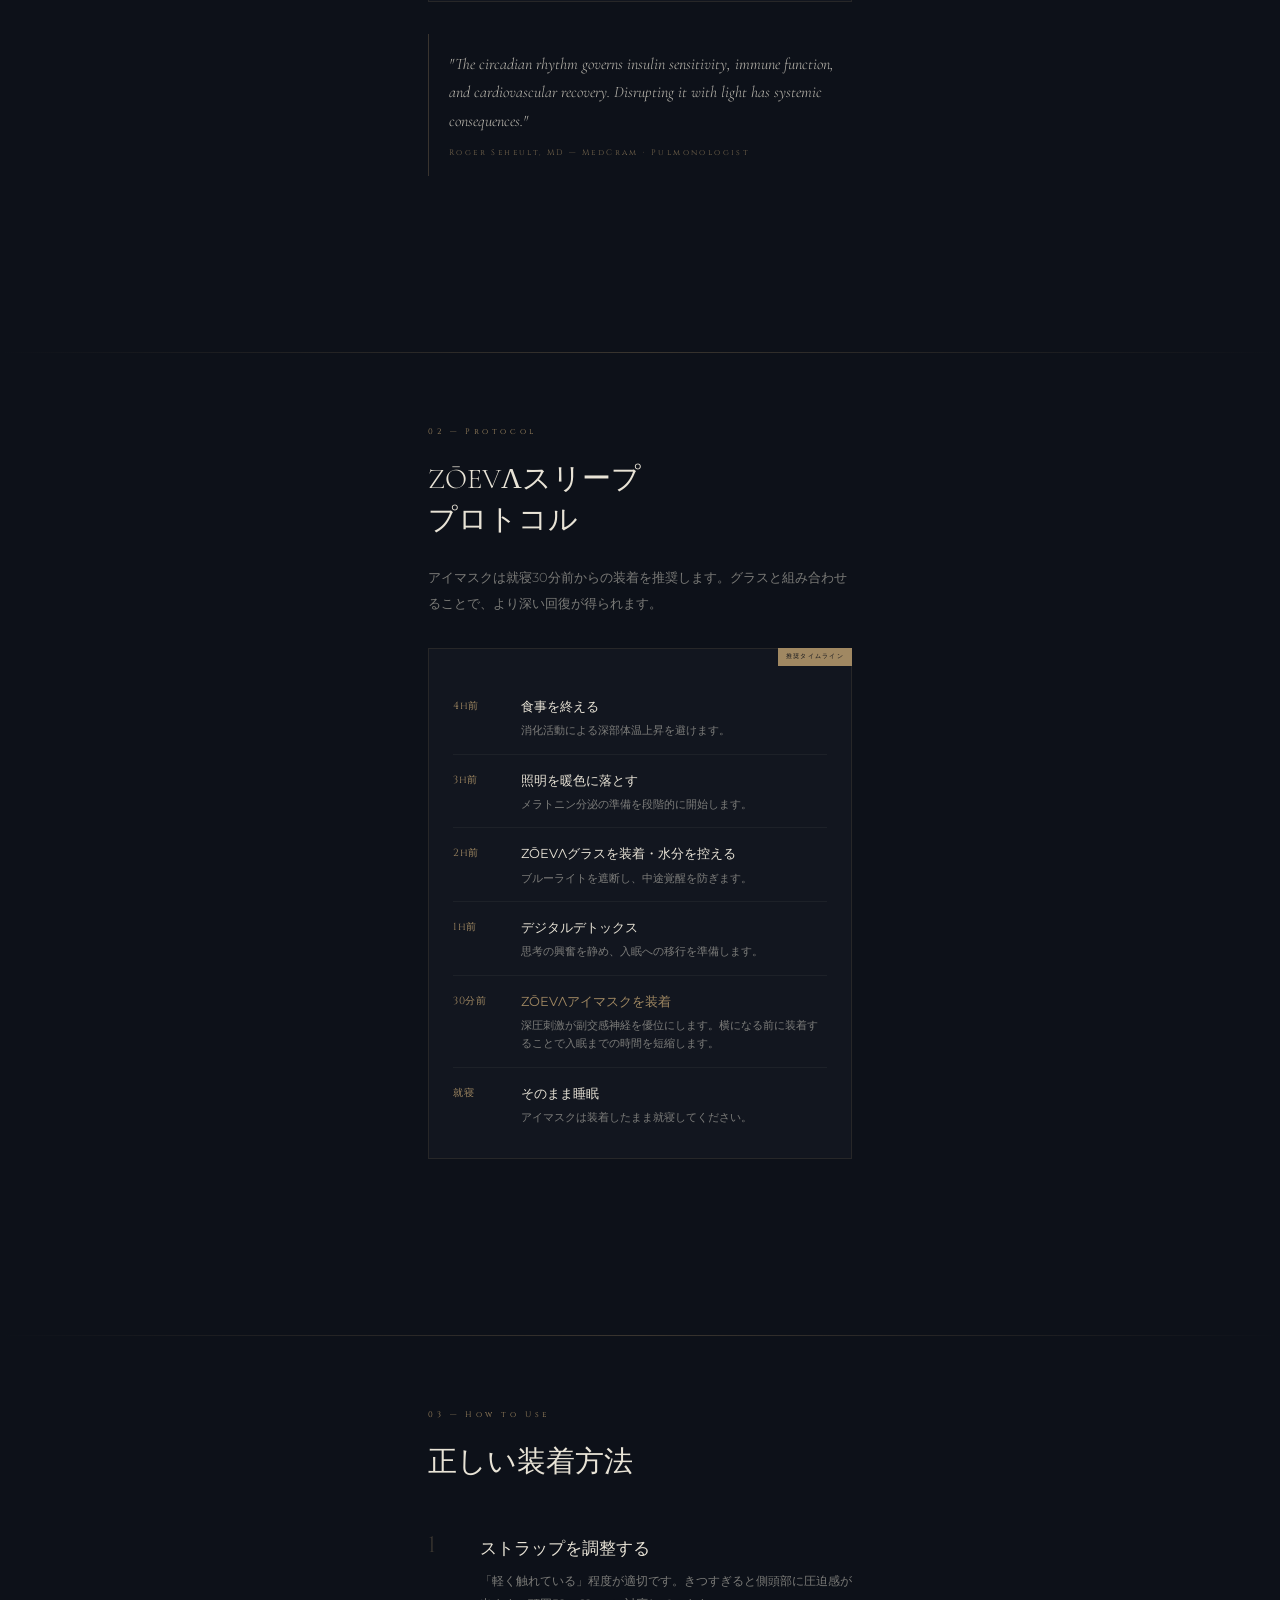
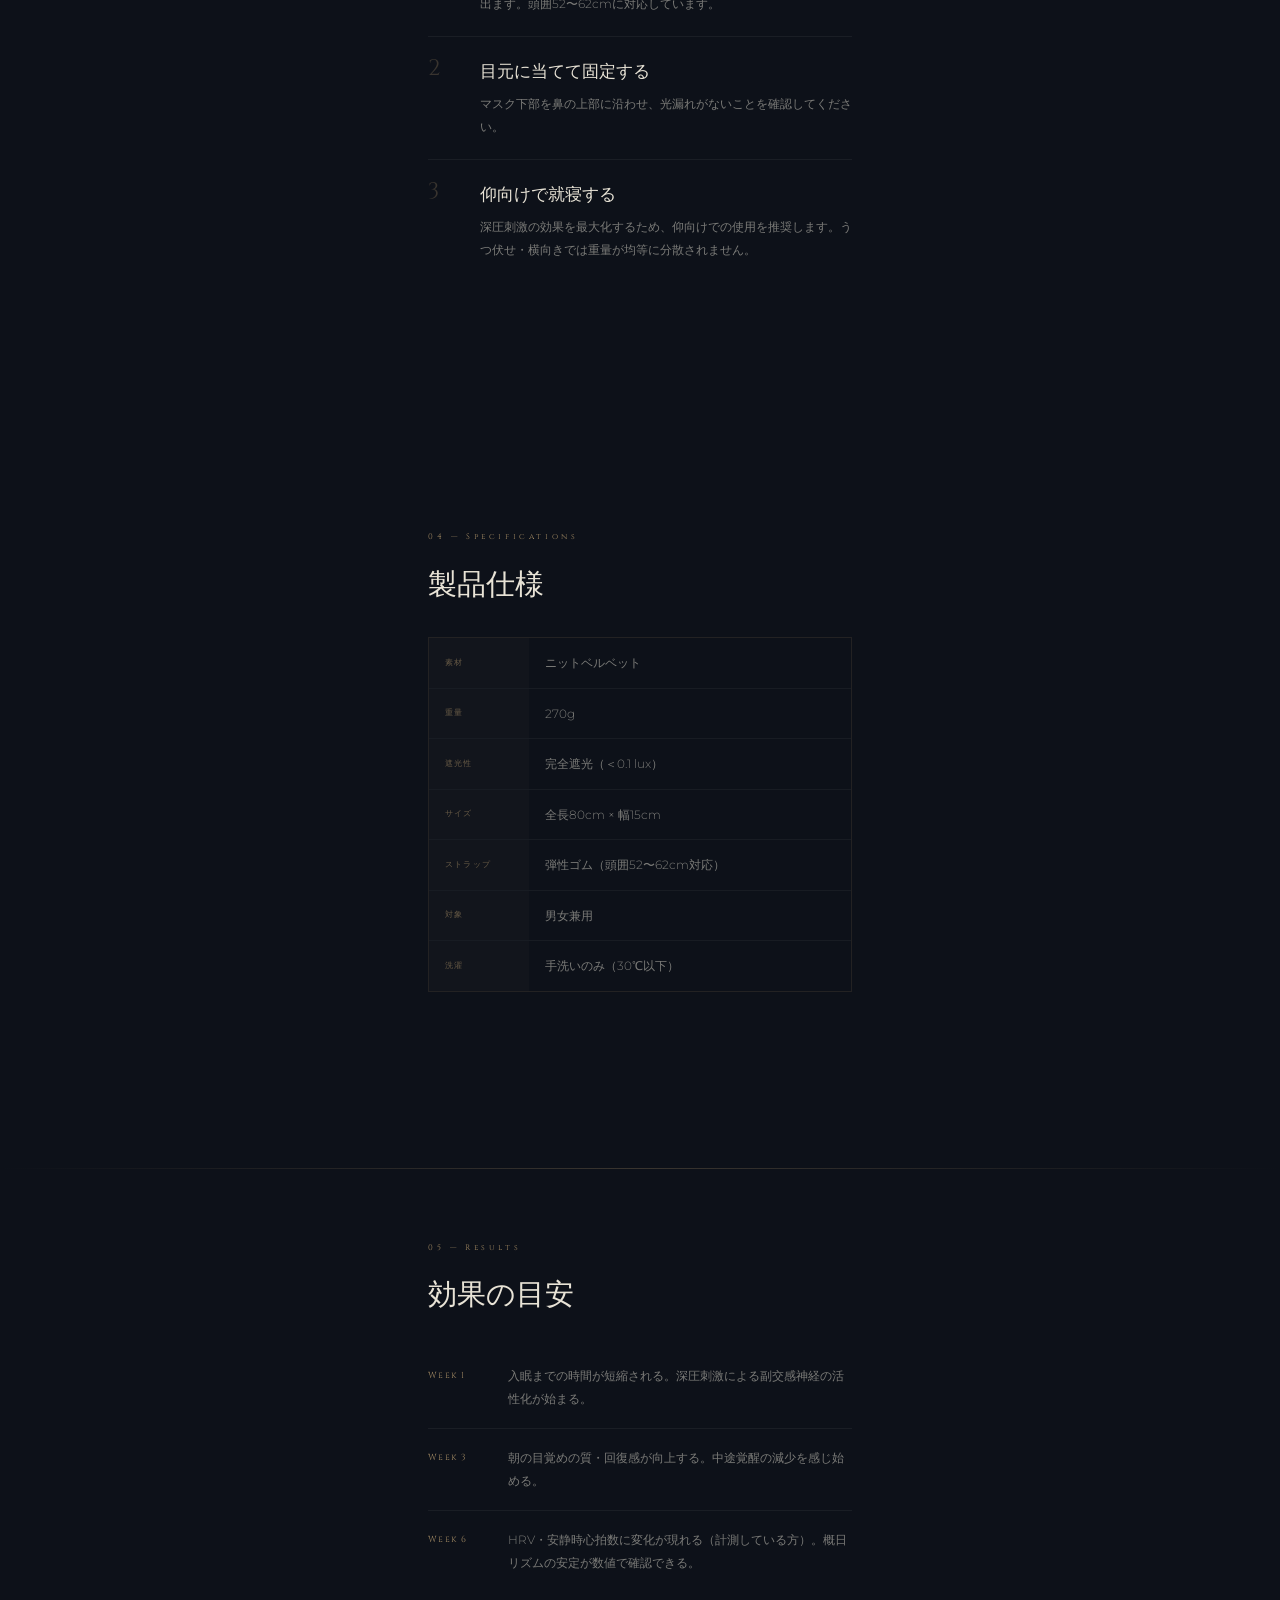
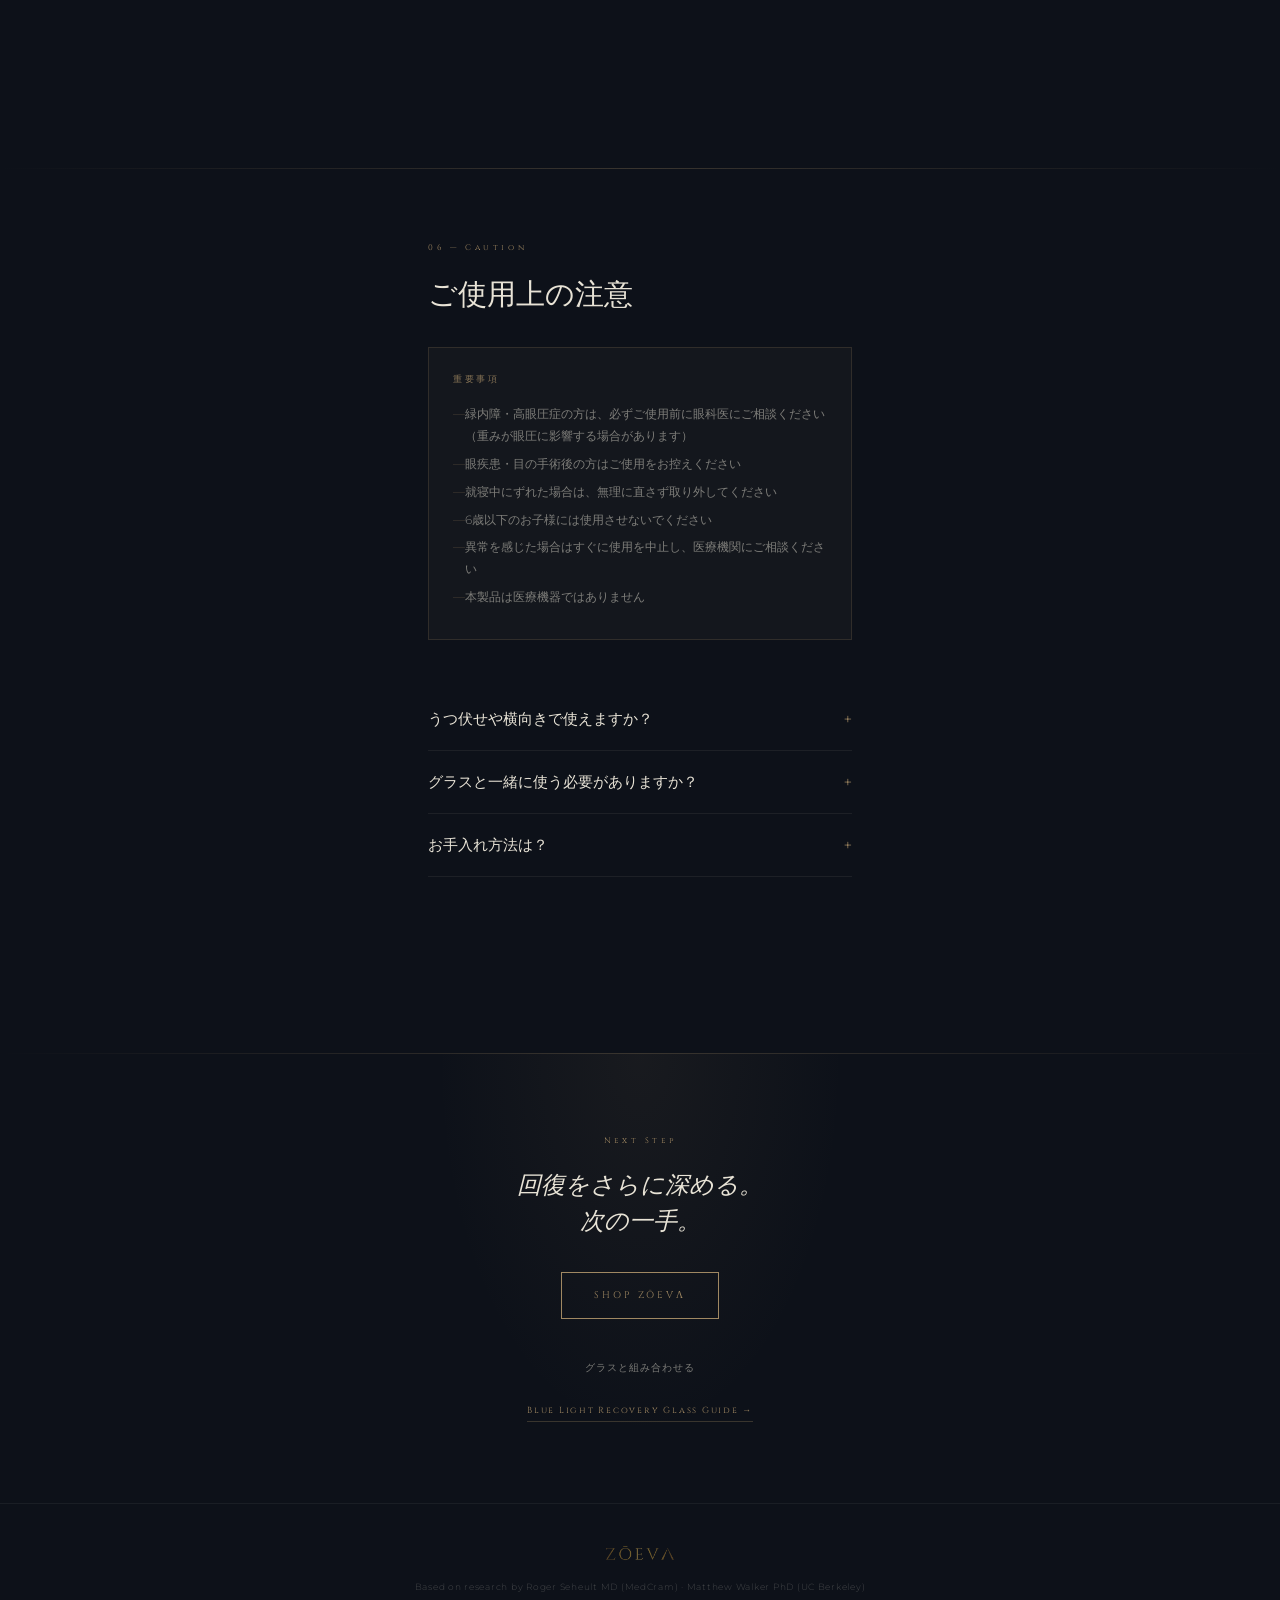
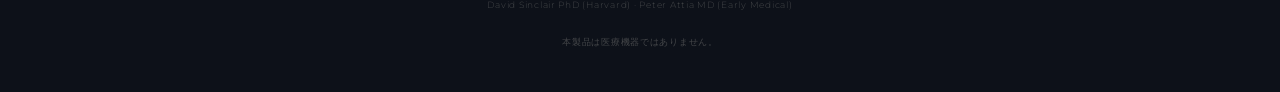
<file: mask-guide.html>
<!DOCTYPE html>
<html lang="ja">
<head>
<meta charset="UTF-8">
<meta name="viewport" content="width=device-width, initial-scale=1.0, maximum-scale=1.0">
<title>ZŌEVΛ — Recovery Eye Mask Guide</title>
<link rel="preconnect" href="https://fonts.googleapis.com">
<link href="https://fonts.googleapis.com/css2?family=Cormorant+Garamond:ital,wght@0,300;0,400;1,300&family=Cinzel:wght@300;400&family=Montserrat:wght@300;400&display=swap" rel="stylesheet">
<style>
:root {
  --navy:     #0D1119;
  --navy-mid: #12161F;
  --gold:     #A08862;
  --gold-l:   #B39878;
  --white:    #E8E3D6;
  --white-dim:rgba(232,227,214,0.5);
  --serif:    'Cormorant Garamond', serif;
  --cinzel:   'Cinzel', serif;
  --sans:     'Montserrat', sans-serif;
}
*, *::before, *::after { box-sizing: border-box; margin: 0; padding: 0; }
html { scroll-behavior: smooth; }
body { background: var(--navy); color: var(--white); font-family: var(--sans); font-weight: 300; line-height: 1.8; overflow-x: hidden; }

.fade { opacity: 0; transform: translateY(20px); transition: opacity 0.9s ease, transform 0.9s ease; }
.fade.in { opacity: 1; transform: translateY(0); }

.hero {
  min-height: 100svh;
  display: flex; flex-direction: column; justify-content: center; align-items: center;
  text-align: center; padding: 60px 32px 48px;
  position: relative;
  background: radial-gradient(ellipse at 50% 30%, rgba(160,136,98,0.07) 0%, transparent 65%);
}
.hero__eyebrow { font-family: var(--cinzel); font-size: 0.55rem; letter-spacing: 0.4em; color: rgba(160,136,98,0.6); margin-bottom: 24px; }
.hero__logo { height: 28px; width: auto; mix-blend-mode: screen; margin-bottom: 20px; }
.hero__product { font-family: var(--cinzel); font-size: 0.65rem; letter-spacing: 0.3em; color: var(--white-dim); margin-bottom: 40px; }
.hero__rule { width: 40px; height: 0.5px; background: var(--gold); margin: 0 auto 40px; opacity: 0.5; }
.hero__copy { font-family: var(--serif); font-size: 1.6rem; font-weight: 300; font-style: italic; line-height: 1.6; max-width: 320px; margin-bottom: 16px; }
.hero__sub { font-size: 0.7rem; color: var(--white-dim); letter-spacing: 0.15em; }
.hero__scroll { position: absolute; bottom: 32px; left: 50%; transform: translateX(-50%); display: flex; flex-direction: column; align-items: center; gap: 8px; }
.hero__scroll span { font-family: var(--cinzel); font-size: 0.45rem; letter-spacing: 0.4em; color: rgba(160,136,98,0.4); }
.hero__scroll::after { content: ''; display: block; width: 0.5px; height: 40px; background: linear-gradient(to bottom, var(--gold), transparent); animation: scrollline 2s ease infinite; }
@keyframes scrollline { 0% { opacity: 0; transform: scaleY(0); transform-origin: top; } 50% { opacity: 1; } 100% { opacity: 0; transform: scaleY(1); transform-origin: top; } }

section { padding: 72px 28px; max-width: 480px; margin: 0 auto; }
.section__label { font-family: var(--cinzel); font-size: 0.5rem; letter-spacing: 0.45em; color: var(--gold); margin-bottom: 20px; opacity: 0.7; }
.section__title { font-family: var(--serif); font-size: 1.8rem; font-weight: 300; line-height: 1.4; margin-bottom: 24px; }
.section__body { font-size: 0.82rem; color: var(--white-dim); line-height: 2; margin-bottom: 16px; }
.section__rule { width: 100%; height: 0.5px; background: linear-gradient(90deg, transparent, rgba(160,136,98,0.3), transparent); margin: 72px 0 0; }

.quote { border-left: 1px solid rgba(160,136,98,0.3); padding: 16px 0 16px 20px; margin: 32px 0; }
.quote__text { font-family: var(--serif); font-size: 1rem; font-style: italic; font-weight: 300; color: rgba(232,227,214,0.8); line-height: 1.8; margin-bottom: 10px; }
.quote__author { font-family: var(--cinzel); font-size: 0.5rem; letter-spacing: 0.3em; color: var(--gold); opacity: 0.7; }

/* DPS mechanism visual */
.mechanism {
  background: var(--navy-mid);
  border: 0.5px solid rgba(160,136,98,0.15);
  padding: 28px 24px;
  margin: 32px 0;
}
.mechanism__item {
  display: flex; gap: 16px; padding: 14px 0;
  border-bottom: 0.5px solid rgba(232,227,214,0.05);
}
.mechanism__item:last-child { border-bottom: none; padding-bottom: 0; }
.mechanism__item:first-child { padding-top: 0; }
.mechanism__icon { width: 32px; flex-shrink: 0; padding-top: 2px; }
.mechanism__icon span {
  display: block; width: 24px; height: 24px;
  border: 0.5px solid rgba(160,136,98,0.5);
  border-radius: 50%;
  display: flex; align-items: center; justify-content: center;
  font-family: var(--cinzel); font-size: 0.5rem; color: var(--gold);
}
.mechanism__body {}
.mechanism__title { font-size: 0.8rem; color: var(--white); margin-bottom: 4px; font-weight: 400; }
.mechanism__desc { font-size: 0.68rem; color: var(--white-dim); line-height: 1.8; }

/* Protocol */
.protocol { background: var(--navy-mid); border: 0.5px solid rgba(160,136,98,0.15); padding: 32px 24px; margin: 32px 0; position: relative; }
.protocol__item { display: grid; grid-template-columns: 52px 1fr; gap: 0 16px; align-items: start; padding: 14px 0; border-bottom: 0.5px solid rgba(232,227,214,0.05); }
.protocol__item:last-child { border-bottom: none; padding-bottom: 0; }
.protocol__item:first-child { padding-top: 0; }
.protocol__time { font-family: var(--cinzel); font-size: 0.65rem; color: var(--gold); letter-spacing: 0.05em; padding-top: 2px; }
.protocol__action { font-size: 0.8rem; color: var(--white); font-weight: 400; margin-bottom: 3px; }
.protocol__action.highlight { color: var(--gold); }
.protocol__desc { font-size: 0.68rem; color: var(--white-dim); line-height: 1.7; }
.protocol__badge { position: absolute; top: -1px; right: -1px; background: var(--gold); color: var(--navy); font-family: var(--cinzel); font-size: 0.4rem; letter-spacing: 0.2em; padding: 3px 8px; }

/* Steps */
.steps { margin: 32px 0; }
.step { display: flex; gap: 20px; padding: 20px 0; border-bottom: 0.5px solid rgba(232,227,214,0.06); }
.step:last-child { border-bottom: none; }
.step__num { font-family: var(--cinzel); font-size: 1.4rem; color: rgba(160,136,98,0.3); line-height: 1; flex-shrink: 0; width: 32px; }
.step__title { font-family: var(--serif); font-size: 1.05rem; color: var(--white); margin-bottom: 6px; }
.step__desc { font-size: 0.75rem; color: var(--white-dim); line-height: 1.9; }

/* Spec table */
.spec { margin: 32px 0; border: 0.5px solid rgba(160,136,98,0.15); }
.spec__row { display: grid; grid-template-columns: 100px 1fr; border-bottom: 0.5px solid rgba(232,227,214,0.05); }
.spec__row:last-child { border-bottom: none; }
.spec__key { font-family: var(--cinzel); font-size: 0.5rem; letter-spacing: 0.15em; color: rgba(160,136,98,0.6); padding: 14px 16px; background: rgba(160,136,98,0.04); display: flex; align-items: center; }
.spec__val { font-size: 0.75rem; color: var(--white-dim); padding: 14px 16px; display: flex; align-items: center; }

/* Results */
.results { margin: 32px 0; }
.result { display: flex; align-items: flex-start; gap: 16px; padding: 18px 0; border-bottom: 0.5px solid rgba(232,227,214,0.06); }
.result:last-child { border-bottom: none; }
.result__week { font-family: var(--cinzel); font-size: 0.55rem; letter-spacing: 0.15em; color: var(--gold); flex-shrink: 0; width: 64px; padding-top: 3px; }
.result__text { font-size: 0.78rem; color: var(--white-dim); line-height: 1.8; }

/* Caution */
.caution { background: rgba(160,136,98,0.05); border: 0.5px solid rgba(160,136,98,0.2); padding: 24px; margin: 32px 0; }
.caution__title { font-family: var(--cinzel); font-size: 0.55rem; letter-spacing: 0.3em; color: var(--gold); margin-bottom: 16px; opacity: 0.8; }
.caution__item { font-size: 0.72rem; color: var(--white-dim); line-height: 1.9; padding-left: 12px; position: relative; margin-bottom: 6px; }
.caution__item::before { content: '—'; position: absolute; left: 0; color: rgba(160,136,98,0.4); }

/* FAQ */
.faq { margin: 32px 0; }
.faq__item { border-bottom: 0.5px solid rgba(232,227,214,0.07); overflow: hidden; }
.faq__q { width: 100%; background: none; border: none; color: var(--white); font-family: var(--serif); font-size: 0.95rem; font-weight: 300; text-align: left; padding: 20px 0; cursor: pointer; display: flex; justify-content: space-between; align-items: center; gap: 16px; }
.faq__q::after { content: '+'; font-family: var(--cinzel); font-size: 1rem; color: var(--gold); flex-shrink: 0; transition: transform 0.3s ease; }
.faq__item.open .faq__q::after { transform: rotate(45deg); }
.faq__a { font-size: 0.75rem; color: var(--white-dim); line-height: 2; max-height: 0; overflow: hidden; transition: max-height 0.4s ease, padding 0.3s ease; }
.faq__item.open .faq__a { max-height: 200px; padding-bottom: 20px; }

/* CTA */
.cta-section { text-align: center; padding: 80px 28px; background: radial-gradient(ellipse at 50% 0%, rgba(160,136,98,0.08) 0%, transparent 60%); }
.cta__label { font-family: var(--cinzel); font-size: 0.5rem; letter-spacing: 0.45em; color: var(--gold); opacity: 0.6; margin-bottom: 20px; }
.cta__title { font-family: var(--serif); font-size: 1.5rem; font-style: italic; font-weight: 300; color: var(--white); margin-bottom: 32px; line-height: 1.5; }
.cta__btn { display: inline-block; border: 0.5px solid var(--gold); color: var(--gold); font-family: var(--cinzel); font-size: 0.6rem; letter-spacing: 0.3em; padding: 14px 32px; text-decoration: none; transition: background 0.3s ease, color 0.3s ease; margin-bottom: 40px; }
.cta__btn:hover { background: var(--gold); color: var(--navy); }
.cta__next { font-size: 0.65rem; color: var(--white-dim); margin-bottom: 16px; letter-spacing: 0.1em; }
.cta__next-link { display: inline-block; color: var(--gold); font-family: var(--cinzel); font-size: 0.55rem; letter-spacing: 0.2em; text-decoration: none; border-bottom: 0.5px solid rgba(160,136,98,0.3); padding-bottom: 2px; }

footer { text-align: center; padding: 40px 28px; border-top: 0.5px solid rgba(232,227,214,0.06); }
footer img { height: 18px; mix-blend-mode: screen; opacity: 0.5; margin-bottom: 16px; display: block; margin-left: auto; margin-right: auto; }
footer p { font-size: 0.58rem; color: rgba(232,227,214,0.25); line-height: 2; letter-spacing: 0.08em; }
</style>
</head>
<body>

<!-- HERO -->
<section class="hero">
  <p class="hero__eyebrow fade">Recovery Guide</p>
  <img src="logo.png" alt="ZŌEVΛ" class="hero__logo fade">
  <p class="hero__product fade">Recovery Eye Mask</p>
  <div class="hero__rule fade"></div>
  <h1 class="hero__copy fade">完全な暗闇の中で、<br>深い回復が始まります。</h1>
  <p class="hero__sub fade">Aging is a design variable.</p>
  <div class="hero__scroll"><span>SCROLL</span></div>
</section>

<div class="section__rule"></div>

<!-- SCIENCE -->
<section>
  <p class="section__label fade">01 — Science</p>
  <h2 class="section__title fade">完全遮光と深圧刺激。<br>2つの科学が重なる。</h2>
  <p class="section__body fade">現代の寝室は、完全な暗闇ではありません。街灯、電子機器のインジケーター、早朝の光——これらすべてが、あなたの概日リズムに干渉し続けています。</p>
  <p class="section__body fade">ZŌEVΛアイマスクは「完全遮光」と「深圧刺激（DPS）」を組み合わせることで、副交感神経を優位にし、入眠を科学的に加速します。</p>

  <div class="mechanism fade">
    <div class="mechanism__item">
      <div class="mechanism__icon"><span>遮</span></div>
      <div class="mechanism__body">
        <div class="mechanism__title">完全遮光（＜0.1 lux）</div>
        <div class="mechanism__desc">光量0.1 lux以下の完全遮光設計。脳が「夜」を正確に認識できる環境を作り、メラトニン分泌を最大化します。</div>
      </div>
    </div>
    <div class="mechanism__item">
      <div class="mechanism__icon"><span>圧</span></div>
      <div class="mechanism__body">
        <div class="mechanism__title">深圧刺激（270g）</div>
        <div class="mechanism__desc">ウェイテッドブランケットで実証された深圧刺激を目元に応用。皮膚の感覚受容器を穏やかに刺激し、副交感神経を活性化。心拍数の低下とコルチゾールの抑制を助けます。</div>
      </div>
    </div>
  </div>

  <div class="quote fade">
    <p class="quote__text">"The circadian rhythm governs insulin sensitivity, immune function, and cardiovascular recovery. Disrupting it with light has systemic consequences."</p>
    <p class="quote__author">Roger Seheult, MD — MedCram · Pulmonologist</p>
  </div>
</section>

<div class="section__rule"></div>

<!-- PROTOCOL -->
<section>
  <p class="section__label fade">02 — Protocol</p>
  <h2 class="section__title fade">ZŌEVΛスリープ<br>プロトコル</h2>
  <p class="section__body fade">アイマスクは就寝30分前からの装着を推奨します。グラスと組み合わせることで、より深い回復が得られます。</p>

  <div class="protocol fade">
    <div class="protocol__badge">推奨タイムライン</div>
    <div class="protocol__item">
      <div class="protocol__time">4h前</div>
      <div class="protocol__content">
        <div class="protocol__action">食事を終える</div>
        <div class="protocol__desc">消化活動による深部体温上昇を避けます。</div>
      </div>
    </div>
    <div class="protocol__item">
      <div class="protocol__time">3h前</div>
      <div class="protocol__content">
        <div class="protocol__action">照明を暖色に落とす</div>
        <div class="protocol__desc">メラトニン分泌の準備を段階的に開始します。</div>
      </div>
    </div>
    <div class="protocol__item">
      <div class="protocol__time">2h前</div>
      <div class="protocol__content">
        <div class="protocol__action">ZŌEVΛグラスを装着・水分を控える</div>
        <div class="protocol__desc">ブルーライトを遮断し、中途覚醒を防ぎます。</div>
      </div>
    </div>
    <div class="protocol__item">
      <div class="protocol__time">1h前</div>
      <div class="protocol__content">
        <div class="protocol__action">デジタルデトックス</div>
        <div class="protocol__desc">思考の興奮を静め、入眠への移行を準備します。</div>
      </div>
    </div>
    <div class="protocol__item">
      <div class="protocol__time">30分前</div>
      <div class="protocol__content">
        <div class="protocol__action highlight">ZŌEVΛアイマスクを装着</div>
        <div class="protocol__desc">深圧刺激が副交感神経を優位にします。横になる前に装着することで入眠までの時間を短縮します。</div>
      </div>
    </div>
    <div class="protocol__item">
      <div class="protocol__time">就寝</div>
      <div class="protocol__content">
        <div class="protocol__action">そのまま睡眠</div>
        <div class="protocol__desc">アイマスクは装着したまま就寝してください。</div>
      </div>
    </div>
  </div>
</section>

<div class="section__rule"></div>

<!-- HOW TO USE -->
<section>
  <p class="section__label fade">03 — How to Use</p>
  <h2 class="section__title fade">正しい装着方法</h2>

  <div class="steps fade">
    <div class="step">
      <div class="step__num">1</div>
      <div class="step__body">
        <div class="step__title">ストラップを調整する</div>
        <div class="step__desc">「軽く触れている」程度が適切です。きつすぎると側頭部に圧迫感が出ます。頭囲52〜62cmに対応しています。</div>
      </div>
    </div>
    <div class="step">
      <div class="step__num">2</div>
      <div class="step__body">
        <div class="step__title">目元に当てて固定する</div>
        <div class="step__desc">マスク下部を鼻の上部に沿わせ、光漏れがないことを確認してください。</div>
      </div>
    </div>
    <div class="step">
      <div class="step__num">3</div>
      <div class="step__body">
        <div class="step__title">仰向けで就寝する</div>
        <div class="step__desc">深圧刺激の効果を最大化するため、仰向けでの使用を推奨します。うつ伏せ・横向きでは重量が均等に分散されません。</div>
      </div>
    </div>
  </div>
</section>

<div class="section__rule"></div>

<!-- SPEC -->
<section>
  <p class="section__label fade">04 — Specifications</p>
  <h2 class="section__title fade">製品仕様</h2>

  <div class="spec fade">
    <div class="spec__row"><div class="spec__key">素材</div><div class="spec__val">ニットベルベット</div></div>
    <div class="spec__row"><div class="spec__key">重量</div><div class="spec__val">270g</div></div>
    <div class="spec__row"><div class="spec__key">遮光性</div><div class="spec__val">完全遮光（＜0.1 lux）</div></div>
    <div class="spec__row"><div class="spec__key">サイズ</div><div class="spec__val">全長80cm × 幅15cm</div></div>
    <div class="spec__row"><div class="spec__key">ストラップ</div><div class="spec__val">弾性ゴム（頭囲52〜62cm対応）</div></div>
    <div class="spec__row"><div class="spec__key">対象</div><div class="spec__val">男女兼用</div></div>
    <div class="spec__row"><div class="spec__key">洗濯</div><div class="spec__val">手洗いのみ（30℃以下）</div></div>
  </div>
</section>

<div class="section__rule"></div>

<!-- RESULTS -->
<section>
  <p class="section__label fade">05 — Results</p>
  <h2 class="section__title fade">効果の目安</h2>

  <div class="results fade">
    <div class="result">
      <div class="result__week">Week 1</div>
      <div class="result__text">入眠までの時間が短縮される。深圧刺激による副交感神経の活性化が始まる。</div>
    </div>
    <div class="result">
      <div class="result__week">Week 3</div>
      <div class="result__text">朝の目覚めの質・回復感が向上する。中途覚醒の減少を感じ始める。</div>
    </div>
    <div class="result">
      <div class="result__week">Week 6</div>
      <div class="result__text">HRV・安静時心拍数に変化が現れる（計測している方）。概日リズムの安定が数値で確認できる。</div>
    </div>
  </div>
</section>

<div class="section__rule"></div>

<!-- CAUTION -->
<section>
  <p class="section__label fade">06 — Caution</p>
  <h2 class="section__title fade">ご使用上の注意</h2>

  <div class="caution fade">
    <div class="caution__title">重要事項</div>
    <div class="caution__item">緑内障・高眼圧症の方は、必ずご使用前に眼科医にご相談ください（重みが眼圧に影響する場合があります）</div>
    <div class="caution__item">眼疾患・目の手術後の方はご使用をお控えください</div>
    <div class="caution__item">就寝中にずれた場合は、無理に直さず取り外してください</div>
    <div class="caution__item">6歳以下のお子様には使用させないでください</div>
    <div class="caution__item">異常を感じた場合はすぐに使用を中止し、医療機関にご相談ください</div>
    <div class="caution__item">本製品は医療機器ではありません</div>
  </div>

  <!-- FAQ -->
  <div class="faq fade" style="margin-top:48px;">
    <div class="faq__item">
      <button class="faq__q">うつ伏せや横向きで使えますか？</button>
      <div class="faq__a">深圧刺激の効果を最大化するため仰向けを推奨します。横向きでも使用はできますが、重量が均等に分散されないため効果が限定的になります。</div>
    </div>
    <div class="faq__item">
      <button class="faq__q">グラスと一緒に使う必要がありますか？</button>
      <div class="faq__a">アイマスク単体でも有効です。完全遮光と深圧刺激は、ブルーライト遮断とは独立して作用します。ただし、グラスと組み合わせることでより深い回復が得られます。</div>
    </div>
    <div class="faq__item">
      <button class="faq__q">お手入れ方法は？</button>
      <div class="faq__a">手洗いのみ対応です（水温30℃以下・中性洗剤）。洗濯機・乾燥機はご使用できません。洗濯後は形を整え、陰干しをしてください。直射日光での乾燥は変色の原因となります。</div>
    </div>
  </div>
</section>

<div class="section__rule"></div>

<!-- CTA -->
<section class="cta-section">
  <p class="cta__label fade">Next Step</p>
  <h2 class="cta__title fade">回復をさらに深める。<br>次の一手。</h2>
  <a href="https://zoeva.jp" class="cta__btn fade">SHOP ZŌEVΛ</a>

  <p class="cta__next fade">グラスと組み合わせる</p>
  <a href="glass-guide.html" class="cta__next-link fade">Blue Light Recovery Glass Guide →</a>
</section>

<!-- FOOTER -->
<footer>
  <img src="logo.png" alt="ZŌEVΛ">
  <p>Based on research by Roger Seheult MD (MedCram) · Matthew Walker PhD (UC Berkeley)<br>David Sinclair PhD (Harvard) · Peter Attia MD (Early Medical)<br><br>本製品は医療機器ではありません。</p>
</footer>

<script>
const obs = new IntersectionObserver(entries => {
  entries.forEach(e => { if (e.isIntersecting) e.target.classList.add('in'); });
}, { threshold: 0.1 });
document.querySelectorAll('.fade').forEach(el => obs.observe(el));

document.querySelectorAll('.faq__q').forEach(btn => {
  btn.addEventListener('click', () => {
    const item = btn.parentElement;
    const isOpen = item.classList.contains('open');
    document.querySelectorAll('.faq__item').forEach(i => i.classList.remove('open'));
    if (!isOpen) item.classList.add('open');
  });
});
</script>
</body>
</html>
</file>
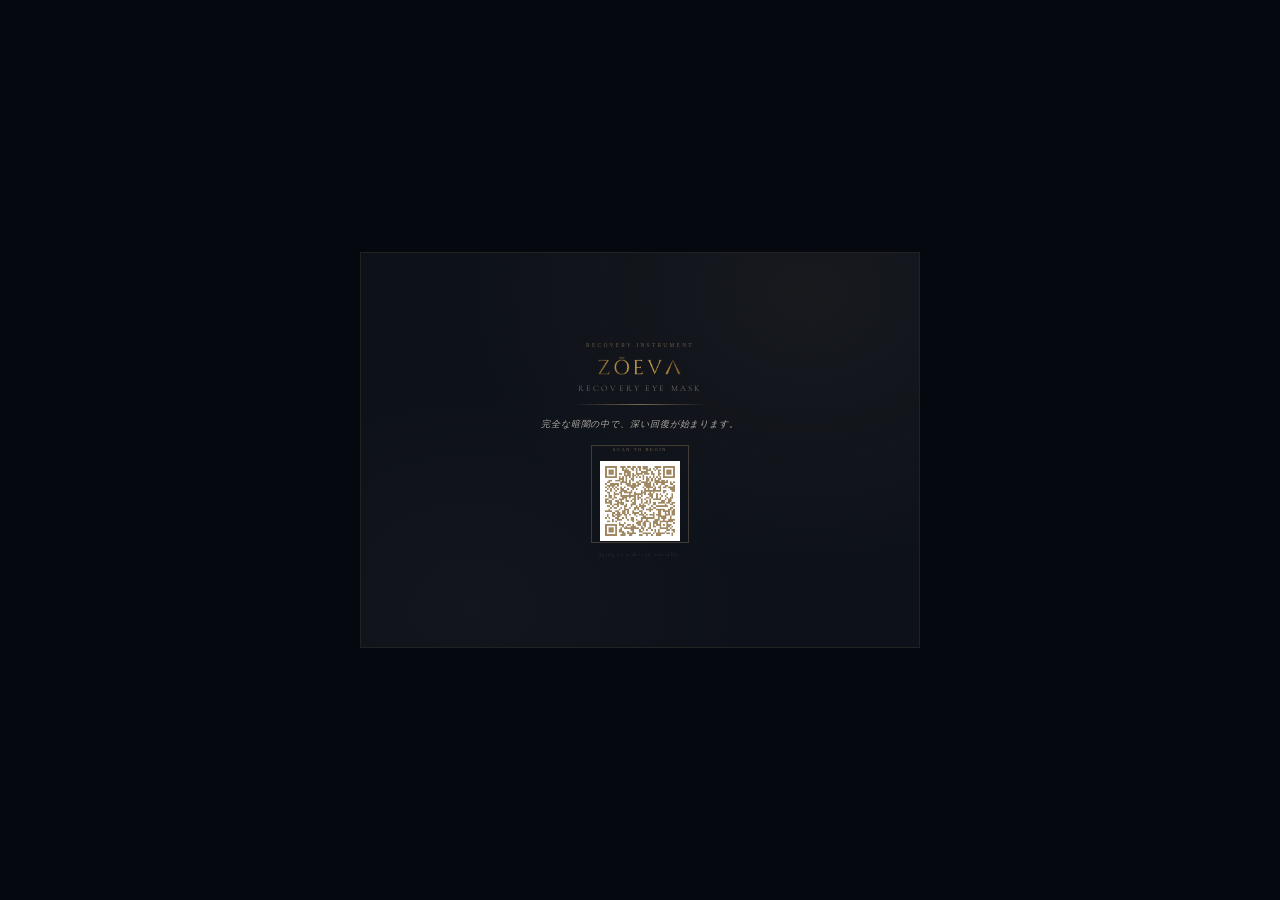
<file: mask-insert.html>
<!DOCTYPE html>
<html lang="ja">
<head>
<meta charset="UTF-8">
<meta name="viewport" content="width=device-width, initial-scale=1.0">
<title>ZŌEVA — Recovery Eye Mask | 同封カード</title>
<style>
  @import url('https://fonts.googleapis.com/css2?family=Cormorant+Garamond:ital,wght@0,300;0,400;0,600;1,300&display=swap');

  * { margin: 0; padding: 0; box-sizing: border-box; }

  @import url('https://fonts.googleapis.com/css2?family=Cinzel:wght@300;400&display=swap');

  body {
    background: #060810;
    display: flex;
    justify-content: center;
    align-items: center;
    min-height: 100vh;
    font-family: 'Cormorant Garamond', Georgia, serif;
  }

  .card {
    width: 148mm;
    height: 105mm;
    background: #0D1119;
    display: flex;
    flex-direction: column;
    justify-content: center;
    align-items: center;
    padding: 10mm 14mm;
    position: relative;
    overflow: hidden;
    border: 0.5px solid rgba(160,136,98,0.15);
  }

  .card::before {
    content: '';
    position: absolute;
    top: 0; left: 0; right: 0; bottom: 0;
    background:
      radial-gradient(ellipse at 80% 10%, rgba(160,136,98,0.07) 0%, transparent 55%),
      radial-gradient(ellipse at 20% 90%, rgba(160,136,98,0.04) 0%, transparent 45%);
    pointer-events: none;
  }

  .corner {
    position: absolute;
    width: 8mm; height: 8mm;
    border-color: rgba(160,136,98,0.4);
    border-style: solid;
  }
  .corner--tl { top: 6mm; left: 6mm; border-width: 0.5px 0 0 0.5px; }
  .corner--tr { top: 6mm; right: 6mm; border-width: 0.5px 0.5px 0 0; }
  .corner--bl { bottom: 6mm; left: 6mm; border-width: 0 0 0.5px 0.5px; }
  .corner--br { bottom: 6mm; right: 6mm; border-width: 0 0.5px 0.5px 0; }

  .eyebrow {
    font-family: 'Cinzel', serif;
    font-size: 5.5px;
    letter-spacing: 0.4em;
    color: rgba(160,136,98,0.6);
    text-transform: uppercase;
    margin-bottom: 7px;
    font-weight: 300;
  }

  .brand {
    font-family: 'Cinzel', serif;
    font-size: 34px;
    font-weight: 300;
    color: #A08862;
    letter-spacing: 0.22em;
    line-height: 1;
    margin-bottom: 5px;
  }

  .product {
    font-size: 8.5px;
    color: rgba(232,227,214,0.5);
    letter-spacing: 0.25em;
    text-transform: uppercase;
    font-weight: 300;
    margin-bottom: 11px;
  }

  .rule {
    width: 36mm;
    height: 0.3px;
    background: linear-gradient(90deg, transparent, rgba(160,136,98,0.7), transparent);
    margin-bottom: 11px;
  }

  .copy {
    font-size: 9px;
    color: rgba(232,227,214,0.75);
    letter-spacing: 0.1em;
    line-height: 2;
    text-align: center;
    margin-bottom: 11px;
    font-style: italic;
    font-weight: 300;
  }

  .qr-box {
    width: 26mm;
    height: 26mm;
    border: 0.4px solid rgba(160,136,98,0.35);
    display: flex;
    flex-direction: column;
    justify-content: center;
    align-items: center;
    margin-bottom: 8px;
    position: relative;
  }

  .qr-label {
    font-family: 'Cinzel', serif;
    font-size: 4.5px;
    letter-spacing: 0.35em;
    color: rgba(160,136,98,0.7);
    text-transform: uppercase;
    margin-bottom: 3px;
  }

  .url {
    font-size: 6px;
    color: rgba(160,136,98,0.55);
    letter-spacing: 0.2em;
    margin-bottom: 7px;
  }

  .tagline {
    font-size: 5.5px;
    color: rgba(232,227,214,0.2);
    letter-spacing: 0.25em;
    font-style: italic;
    font-weight: 300;
  }
</style>
</head>
<body>
<div class="card">
  <div class="eyebrow">Recovery Instrument</div>
  <img src="[data-uri]" alt="ZŌEVΛ" style="height:22px; width:auto; margin-bottom:6px; mix-blend-mode:screen; opacity:0.9;" />
  <div class="product">Recovery Eye Mask</div>
  <div class="rule"></div>
  <div class="copy">完全な暗闇の中で、深い回復が始まります。</div>

  <div class="qr-box">
    <div class="qr-label">Scan to Begin</div>
    <img src="[data-uri]" style="width:80px;height:80px;display:block;margin:6px auto 0;" alt="QR Code">
  </div>

  <div class="tagline">Aging is a design variable.</div>
</div>
</body>
</html>
</file>
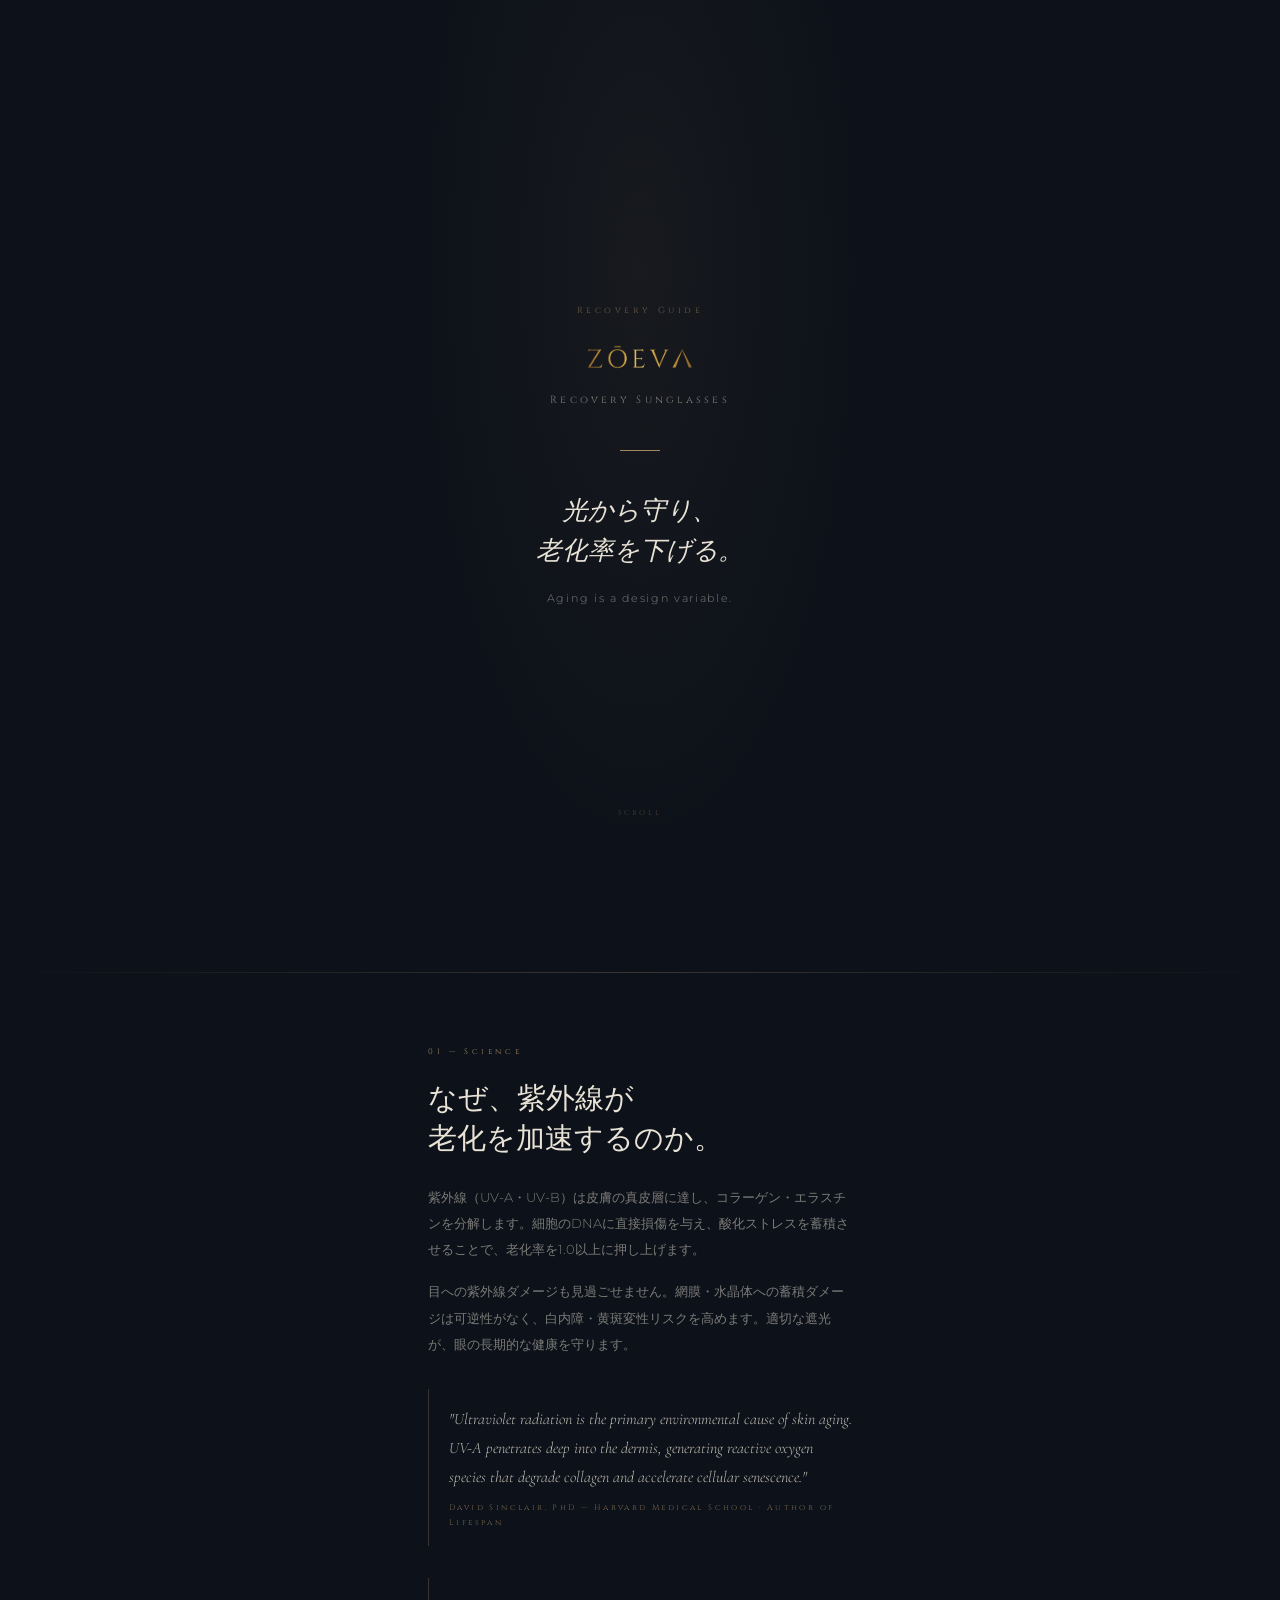
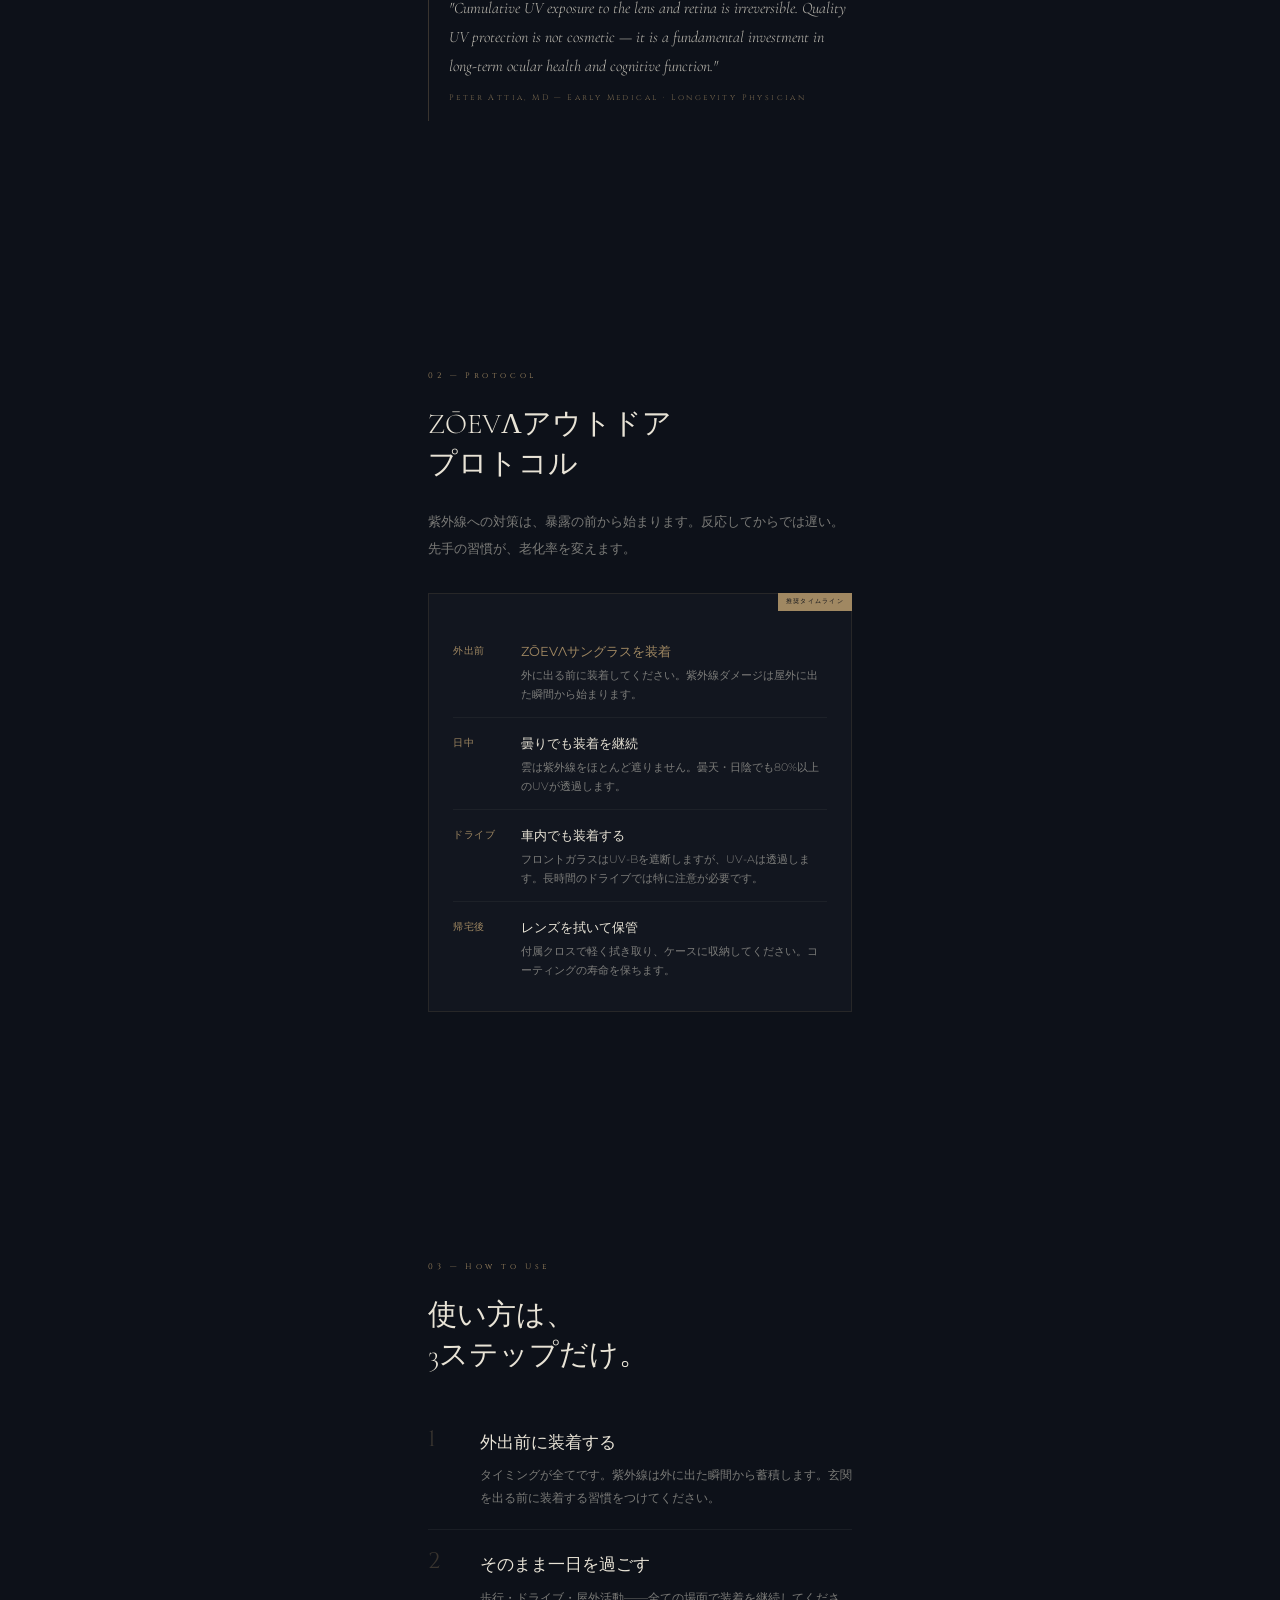
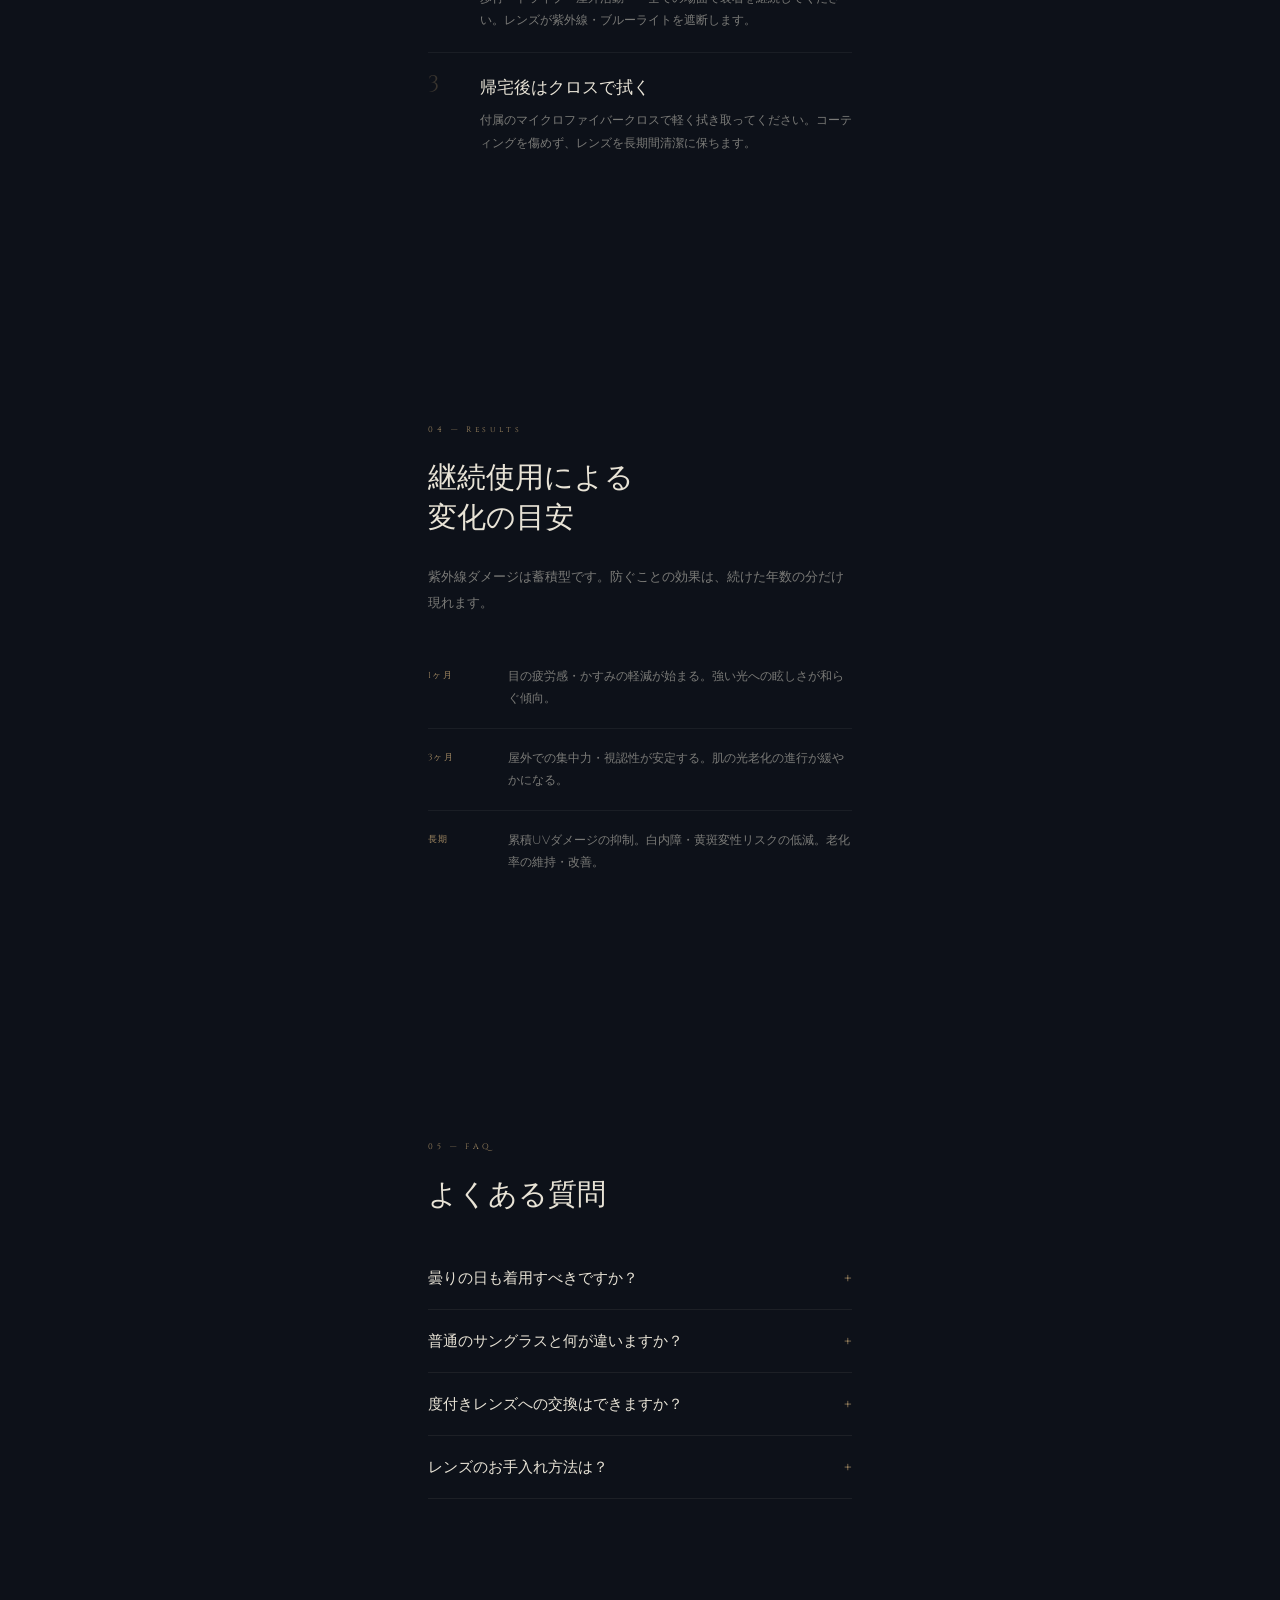
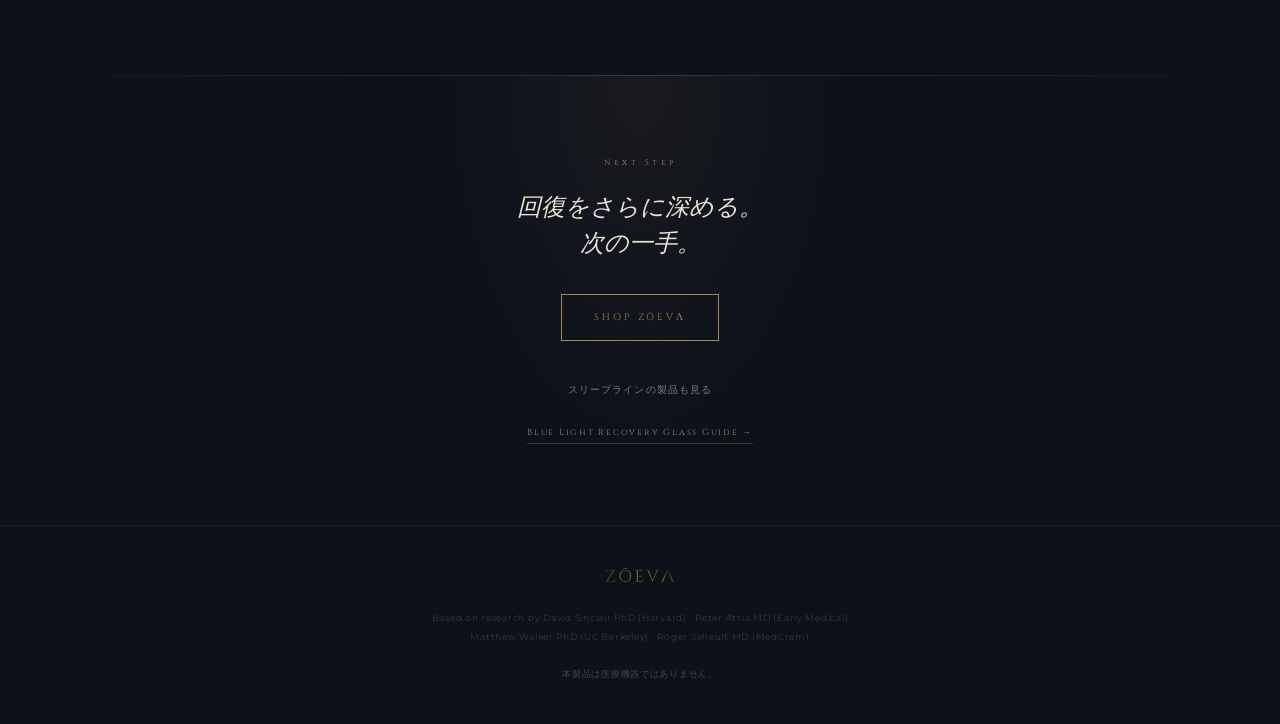
<file: sunglass-guide.html>
<!DOCTYPE html>
<html lang="ja">
<head>
<meta charset="UTF-8">
<meta name="viewport" content="width=device-width, initial-scale=1.0, maximum-scale=1.0">
<title>ZŌEVΛ — Recovery Sunglasses Guide</title>
<link rel="preconnect" href="https://fonts.googleapis.com">
<link href="https://fonts.googleapis.com/css2?family=Cormorant+Garamond:ital,wght@0,300;0,400;1,300&family=Cinzel:wght@300;400&family=Montserrat:wght@300;400&display=swap" rel="stylesheet">
<style>
:root {
  --navy:     #0D1119;
  --navy-mid: #12161F;
  --gold:     #A08862;
  --gold-l:   #B39878;
  --gold-dim: rgba(160,136,98,0.15);
  --white:    #E8E3D6;
  --white-dim:rgba(232,227,214,0.5);
  --serif:    'Cormorant Garamond', serif;
  --cinzel:   'Cinzel', serif;
  --sans:     'Montserrat', sans-serif;
}

*, *::before, *::after { box-sizing: border-box; margin: 0; padding: 0; }

html { scroll-behavior: smooth; }

body {
  background: var(--navy);
  color: var(--white);
  font-family: var(--sans);
  font-weight: 300;
  line-height: 1.8;
  overflow-x: hidden;
}

/* ── Fade in ── */
.fade {
  opacity: 0;
  transform: translateY(20px);
  transition: opacity 0.9s ease, transform 0.9s ease;
}
.fade.in { opacity: 1; transform: translateY(0); }

/* ── HERO ── */
.hero {
  min-height: 100svh;
  display: flex;
  flex-direction: column;
  justify-content: center;
  align-items: center;
  text-align: center;
  padding: 60px 32px 48px;
  position: relative;
  background: radial-gradient(ellipse at 50% 30%, rgba(160,136,98,0.07) 0%, transparent 65%);
}

.hero__eyebrow {
  font-family: var(--cinzel);
  font-size: 0.55rem;
  letter-spacing: 0.4em;
  color: rgba(160,136,98,0.6);
  margin-bottom: 24px;
}

.hero__logo {
  height: 28px;
  width: auto;
  mix-blend-mode: screen;
  margin-bottom: 20px;
}

.hero__product {
  font-family: var(--cinzel);
  font-size: 0.65rem;
  letter-spacing: 0.3em;
  color: var(--white-dim);
  margin-bottom: 40px;
}

.hero__rule {
  width: 40px;
  height: 0.5px;
  background: var(--gold);
  margin: 0 auto 40px;
  opacity: 0.5;
}

.hero__copy {
  font-family: var(--serif);
  font-size: 1.6rem;
  font-weight: 300;
  font-style: italic;
  line-height: 1.6;
  color: var(--white);
  max-width: 320px;
  margin-bottom: 16px;
}

.hero__sub {
  font-size: 0.7rem;
  color: var(--white-dim);
  letter-spacing: 0.15em;
}

.hero__scroll {
  position: absolute;
  bottom: 32px;
  left: 50%;
  transform: translateX(-50%);
  display: flex;
  flex-direction: column;
  align-items: center;
  gap: 8px;
}
.hero__scroll span {
  font-family: var(--cinzel);
  font-size: 0.45rem;
  letter-spacing: 0.4em;
  color: rgba(160,136,98,0.4);
}
.hero__scroll::after {
  content: '';
  display: block;
  width: 0.5px;
  height: 40px;
  background: linear-gradient(to bottom, var(--gold), transparent);
  animation: scrollline 2s ease infinite;
}
@keyframes scrollline {
  0% { opacity: 0; transform: scaleY(0); transform-origin: top; }
  50% { opacity: 1; }
  100% { opacity: 0; transform: scaleY(1); transform-origin: top; }
}

/* ── SECTION BASE ── */
section {
  padding: 72px 28px;
  max-width: 480px;
  margin: 0 auto;
}

.section__label {
  font-family: var(--cinzel);
  font-size: 0.5rem;
  letter-spacing: 0.45em;
  color: var(--gold);
  margin-bottom: 20px;
  opacity: 0.7;
}

.section__title {
  font-family: var(--serif);
  font-size: 1.8rem;
  font-weight: 300;
  line-height: 1.4;
  color: var(--white);
  margin-bottom: 24px;
}

.section__body {
  font-size: 0.82rem;
  color: var(--white-dim);
  line-height: 2;
  margin-bottom: 16px;
}

.section__rule {
  width: 100%;
  height: 0.5px;
  background: linear-gradient(90deg, transparent, rgba(160,136,98,0.3), transparent);
  margin: 72px 0 0;
}

/* ── QUOTE ── */
.quote {
  border-left: 1px solid rgba(160,136,98,0.3);
  padding: 16px 0 16px 20px;
  margin: 32px 0;
}
.quote__text {
  font-family: var(--serif);
  font-size: 1rem;
  font-style: italic;
  font-weight: 300;
  color: rgba(232,227,214,0.8);
  line-height: 1.8;
  margin-bottom: 10px;
}
.quote__author {
  font-family: var(--cinzel);
  font-size: 0.5rem;
  letter-spacing: 0.3em;
  color: var(--gold);
  opacity: 0.7;
}

/* ── PROTOCOL ── */
.protocol {
  background: var(--navy-mid);
  border: 0.5px solid rgba(160,136,98,0.15);
  padding: 32px 24px;
  margin: 32px 0;
  position: relative;
}

.protocol__item {
  display: grid;
  grid-template-columns: 52px 1fr;
  gap: 0 16px;
  align-items: start;
  padding: 14px 0;
  border-bottom: 0.5px solid rgba(232,227,214,0.05);
  position: relative;
}
.protocol__item:last-child { border-bottom: none; padding-bottom: 0; }
.protocol__item:first-child { padding-top: 0; }

.protocol__time {
  font-family: var(--cinzel);
  font-size: 0.65rem;
  color: var(--gold);
  letter-spacing: 0.05em;
  padding-top: 2px;
}

.protocol__content {}
.protocol__action {
  font-size: 0.8rem;
  color: var(--white);
  font-weight: 400;
  margin-bottom: 3px;
}
.protocol__action.highlight {
  color: var(--gold);
  font-weight: 400;
}
.protocol__desc {
  font-size: 0.68rem;
  color: var(--white-dim);
  line-height: 1.7;
}

.protocol__badge {
  position: absolute;
  top: -1px; right: -1px;
  background: var(--gold);
  color: var(--navy);
  font-family: var(--cinzel);
  font-size: 0.4rem;
  letter-spacing: 0.2em;
  padding: 3px 8px;
}

/* ── STEPS ── */
.steps { margin: 32px 0; }
.step {
  display: flex;
  gap: 20px;
  padding: 20px 0;
  border-bottom: 0.5px solid rgba(232,227,214,0.06);
}
.step:last-child { border-bottom: none; }
.step__num {
  font-family: var(--cinzel);
  font-size: 1.4rem;
  color: rgba(160,136,98,0.3);
  line-height: 1;
  flex-shrink: 0;
  width: 32px;
}
.step__body {}
.step__title {
  font-family: var(--serif);
  font-size: 1.05rem;
  color: var(--white);
  margin-bottom: 6px;
}
.step__desc {
  font-size: 0.75rem;
  color: var(--white-dim);
  line-height: 1.9;
}

/* ── RESULTS ── */
.results { margin: 32px 0; }
.result {
  display: flex;
  align-items: flex-start;
  gap: 16px;
  padding: 18px 0;
  border-bottom: 0.5px solid rgba(232,227,214,0.06);
}
.result:last-child { border-bottom: none; }
.result__week {
  font-family: var(--cinzel);
  font-size: 0.55rem;
  letter-spacing: 0.15em;
  color: var(--gold);
  flex-shrink: 0;
  width: 64px;
  padding-top: 3px;
}
.result__text {
  font-size: 0.78rem;
  color: var(--white-dim);
  line-height: 1.8;
}

/* ── FAQ ── */
.faq { margin: 32px 0; }
.faq__item {
  border-bottom: 0.5px solid rgba(232,227,214,0.07);
  overflow: hidden;
}
.faq__q {
  width: 100%;
  background: none;
  border: none;
  color: var(--white);
  font-family: var(--serif);
  font-size: 0.95rem;
  font-weight: 300;
  text-align: left;
  padding: 20px 0;
  cursor: pointer;
  display: flex;
  justify-content: space-between;
  align-items: center;
  gap: 16px;
}
.faq__q::after {
  content: '+';
  font-family: var(--cinzel);
  font-size: 1rem;
  color: var(--gold);
  flex-shrink: 0;
  transition: transform 0.3s ease;
}
.faq__item.open .faq__q::after { transform: rotate(45deg); }
.faq__a {
  font-size: 0.75rem;
  color: var(--white-dim);
  line-height: 2;
  max-height: 0;
  overflow: hidden;
  transition: max-height 0.4s ease, padding 0.3s ease;
}
.faq__item.open .faq__a {
  max-height: 200px;
  padding-bottom: 20px;
}

/* ── CTA ── */
.cta-section {
  text-align: center;
  padding: 80px 28px;
  background: radial-gradient(ellipse at 50% 0%, rgba(160,136,98,0.08) 0%, transparent 60%);
}
.cta__label {
  font-family: var(--cinzel);
  font-size: 0.5rem;
  letter-spacing: 0.45em;
  color: var(--gold);
  opacity: 0.6;
  margin-bottom: 20px;
}
.cta__title {
  font-family: var(--serif);
  font-size: 1.5rem;
  font-style: italic;
  font-weight: 300;
  color: var(--white);
  margin-bottom: 32px;
  line-height: 1.5;
}
.cta__btn {
  display: inline-block;
  border: 0.5px solid var(--gold);
  color: var(--gold);
  font-family: var(--cinzel);
  font-size: 0.6rem;
  letter-spacing: 0.3em;
  padding: 14px 32px;
  text-decoration: none;
  transition: background 0.3s ease, color 0.3s ease;
  margin-bottom: 40px;
}
.cta__btn:hover { background: var(--gold); color: var(--navy); }

.cta__next {
  font-size: 0.65rem;
  color: var(--white-dim);
  margin-bottom: 16px;
  letter-spacing: 0.1em;
}
.cta__next-link {
  display: inline-block;
  color: var(--gold);
  font-family: var(--cinzel);
  font-size: 0.55rem;
  letter-spacing: 0.2em;
  text-decoration: none;
  border-bottom: 0.5px solid rgba(160,136,98,0.3);
  padding-bottom: 2px;
}

/* ── FOOTER ── */
footer {
  text-align: center;
  padding: 40px 28px;
  border-top: 0.5px solid rgba(232,227,214,0.06);
}
footer img { height: 18px; mix-blend-mode: screen; opacity: 0.5; margin-bottom: 16px; }
footer p {
  font-size: 0.58rem;
  color: rgba(232,227,214,0.25);
  line-height: 2;
  letter-spacing: 0.08em;
}
</style>
</head>
<body>

<!-- HERO -->
<section class="hero">
  <p class="hero__eyebrow fade">Recovery Guide</p>
  <img src="logo.png" alt="ZŌEVΛ" class="hero__logo fade">
  <p class="hero__product fade">Recovery Sunglasses</p>
  <div class="hero__rule fade"></div>
  <h1 class="hero__copy fade">光から守り、<br>老化率を下げる。</h1>
  <p class="hero__sub fade">Aging is a design variable.</p>
  <div class="hero__scroll"><span>SCROLL</span></div>
</section>

<div class="section__rule"></div>

<!-- WHY -->
<section>
  <p class="section__label fade">01 — Science</p>
  <h2 class="section__title fade">なぜ、紫外線が<br>老化を加速するのか。</h2>
  <p class="section__body fade">紫外線（UV-A・UV-B）は皮膚の真皮層に達し、コラーゲン・エラスチンを分解します。細胞のDNAに直接損傷を与え、酸化ストレスを蓄積させることで、老化率を1.0以上に押し上げます。</p>
  <p class="section__body fade">目への紫外線ダメージも見過ごせません。網膜・水晶体への蓄積ダメージは可逆性がなく、白内障・黄斑変性リスクを高めます。適切な遮光が、眼の長期的な健康を守ります。</p>

  <div class="quote fade">
    <p class="quote__text">"Ultraviolet radiation is the primary environmental cause of skin aging. UV-A penetrates deep into the dermis, generating reactive oxygen species that degrade collagen and accelerate cellular senescence."</p>
    <p class="quote__author">David Sinclair, PhD — Harvard Medical School · Author of Lifespan</p>
  </div>

  <div class="quote fade">
    <p class="quote__text">"Cumulative UV exposure to the lens and retina is irreversible. Quality UV protection is not cosmetic — it is a fundamental investment in long-term ocular health and cognitive function."</p>
    <p class="quote__author">Peter Attia, MD — Early Medical · Longevity Physician</p>
  </div>
</section>

<div class="section__rule"></div>

<!-- PROTOCOL -->
<section>
  <p class="section__label fade">02 — Protocol</p>
  <h2 class="section__title fade">ZŌEVΛアウトドア<br>プロトコル</h2>
  <p class="section__body fade">紫外線への対策は、暴露の前から始まります。反応してからでは遅い。先手の習慣が、老化率を変えます。</p>

  <div class="protocol fade">
    <div class="protocol__badge">推奨タイムライン</div>
    <div class="protocol__item">
      <div class="protocol__time">外出前</div>
      <div class="protocol__content">
        <div class="protocol__action highlight">ZŌEVΛサングラスを装着</div>
        <div class="protocol__desc">外に出る前に装着してください。紫外線ダメージは屋外に出た瞬間から始まります。</div>
      </div>
    </div>
    <div class="protocol__item">
      <div class="protocol__time">日中</div>
      <div class="protocol__content">
        <div class="protocol__action">曇りでも装着を継続</div>
        <div class="protocol__desc">雲は紫外線をほとんど遮りません。曇天・日陰でも80%以上のUVが透過します。</div>
      </div>
    </div>
    <div class="protocol__item">
      <div class="protocol__time">ドライブ</div>
      <div class="protocol__content">
        <div class="protocol__action">車内でも装着する</div>
        <div class="protocol__desc">フロントガラスはUV-Bを遮断しますが、UV-Aは透過します。長時間のドライブでは特に注意が必要です。</div>
      </div>
    </div>
    <div class="protocol__item">
      <div class="protocol__time">帰宅後</div>
      <div class="protocol__content">
        <div class="protocol__action">レンズを拭いて保管</div>
        <div class="protocol__desc">付属クロスで軽く拭き取り、ケースに収納してください。コーティングの寿命を保ちます。</div>
      </div>
    </div>
  </div>
</section>

<div class="section__rule"></div>

<!-- HOW TO USE -->
<section>
  <p class="section__label fade">03 — How to Use</p>
  <h2 class="section__title fade">使い方は、<br>3ステップだけ。</h2>

  <div class="steps fade">
    <div class="step">
      <div class="step__num">1</div>
      <div class="step__body">
        <div class="step__title">外出前に装着する</div>
        <div class="step__desc">タイミングが全てです。紫外線は外に出た瞬間から蓄積します。玄関を出る前に装着する習慣をつけてください。</div>
      </div>
    </div>
    <div class="step">
      <div class="step__num">2</div>
      <div class="step__body">
        <div class="step__title">そのまま一日を過ごす</div>
        <div class="step__desc">歩行・ドライブ・屋外活動——全ての場面で装着を継続してください。レンズが紫外線・ブルーライトを遮断します。</div>
      </div>
    </div>
    <div class="step">
      <div class="step__num">3</div>
      <div class="step__body">
        <div class="step__title">帰宅後はクロスで拭く</div>
        <div class="step__desc">付属のマイクロファイバークロスで軽く拭き取ってください。コーティングを傷めず、レンズを長期間清潔に保ちます。</div>
      </div>
    </div>
  </div>
</section>

<div class="section__rule"></div>

<!-- RESULTS -->
<section>
  <p class="section__label fade">04 — Results</p>
  <h2 class="section__title fade">継続使用による<br>変化の目安</h2>
  <p class="section__body fade">紫外線ダメージは蓄積型です。防ぐことの効果は、続けた年数の分だけ現れます。</p>

  <div class="results fade">
    <div class="result">
      <div class="result__week">1ヶ月</div>
      <div class="result__text">目の疲労感・かすみの軽減が始まる。強い光への眩しさが和らぐ傾向。</div>
    </div>
    <div class="result">
      <div class="result__week">3ヶ月</div>
      <div class="result__text">屋外での集中力・視認性が安定する。肌の光老化の進行が緩やかになる。</div>
    </div>
    <div class="result">
      <div class="result__week">長期</div>
      <div class="result__text">累積UVダメージの抑制。白内障・黄斑変性リスクの低減。老化率の維持・改善。</div>
    </div>
  </div>
</section>

<div class="section__rule"></div>

<!-- FAQ -->
<section>
  <p class="section__label fade">05 — FAQ</p>
  <h2 class="section__title fade">よくある質問</h2>

  <div class="faq fade">
    <div class="faq__item">
      <button class="faq__q">曇りの日も着用すべきですか？</button>
      <div class="faq__a">はい。雲は紫外線を約20%しか遮りません。曇天でも80%以上のUVが地表に届くため、天候に関わらず装着を推奨します。</div>
    </div>
    <div class="faq__item">
      <button class="faq__q">普通のサングラスと何が違いますか？</button>
      <div class="faq__a">ZŌEVΛのレンズはUV400規格を満たし、UV-A・UV-Bを99%以上カットします。さらに夕方の強いブルーライトも軽減し、日中の疲労と夜間の睡眠の質に影響します。</div>
    </div>
    <div class="faq__item">
      <button class="faq__q">度付きレンズへの交換はできますか？</button>
      <div class="faq__a">現在対応を検討中です。詳細はzoeva.jpのお問い合わせよりご連絡ください。</div>
    </div>
    <div class="faq__item">
      <button class="faq__q">レンズのお手入れ方法は？</button>
      <div class="faq__a">付属のマイクロファイバークロスで軽く拭いてください。アルコール・有機溶剤系のクリーナーはコーティングを傷めます。水洗いの場合は中性洗剤を少量使用し、柔らかい布で拭き取ってください。</div>
    </div>
  </div>
</section>

<div class="section__rule"></div>

<!-- CTA -->
<section class="cta-section">
  <p class="cta__label fade">Next Step</p>
  <h2 class="cta__title fade">回復をさらに深める。<br>次の一手。</h2>
  <a href="https://zoeva.jp" class="cta__btn fade">SHOP ZŌEVΛ</a>

  <p class="cta__next fade">スリープラインの製品も見る</p>
  <a href="glass-guide.html" class="cta__next-link fade">Blue Light Recovery Glass Guide →</a>
</section>

<!-- FOOTER -->
<footer>
  <img src="logo.png" alt="ZŌEVΛ">
  <p>Based on research by David Sinclair PhD (Harvard) · Peter Attia MD (Early Medical)<br>Matthew Walker PhD (UC Berkeley) · Roger Seheult MD (MedCram)<br><br>本製品は医療機器ではありません。</p>
</footer>

<script>
// Fade in on scroll
const obs = new IntersectionObserver(entries => {
  entries.forEach(e => { if (e.isIntersecting) e.target.classList.add('in'); });
}, { threshold: 0.1 });
document.querySelectorAll('.fade').forEach(el => obs.observe(el));

// FAQ accordion
document.querySelectorAll('.faq__q').forEach(btn => {
  btn.addEventListener('click', () => {
    const item = btn.parentElement;
    const isOpen = item.classList.contains('open');
    document.querySelectorAll('.faq__item').forEach(i => i.classList.remove('open'));
    if (!isOpen) item.classList.add('open');
  });
});
</script>
</body>
</html>
</file>
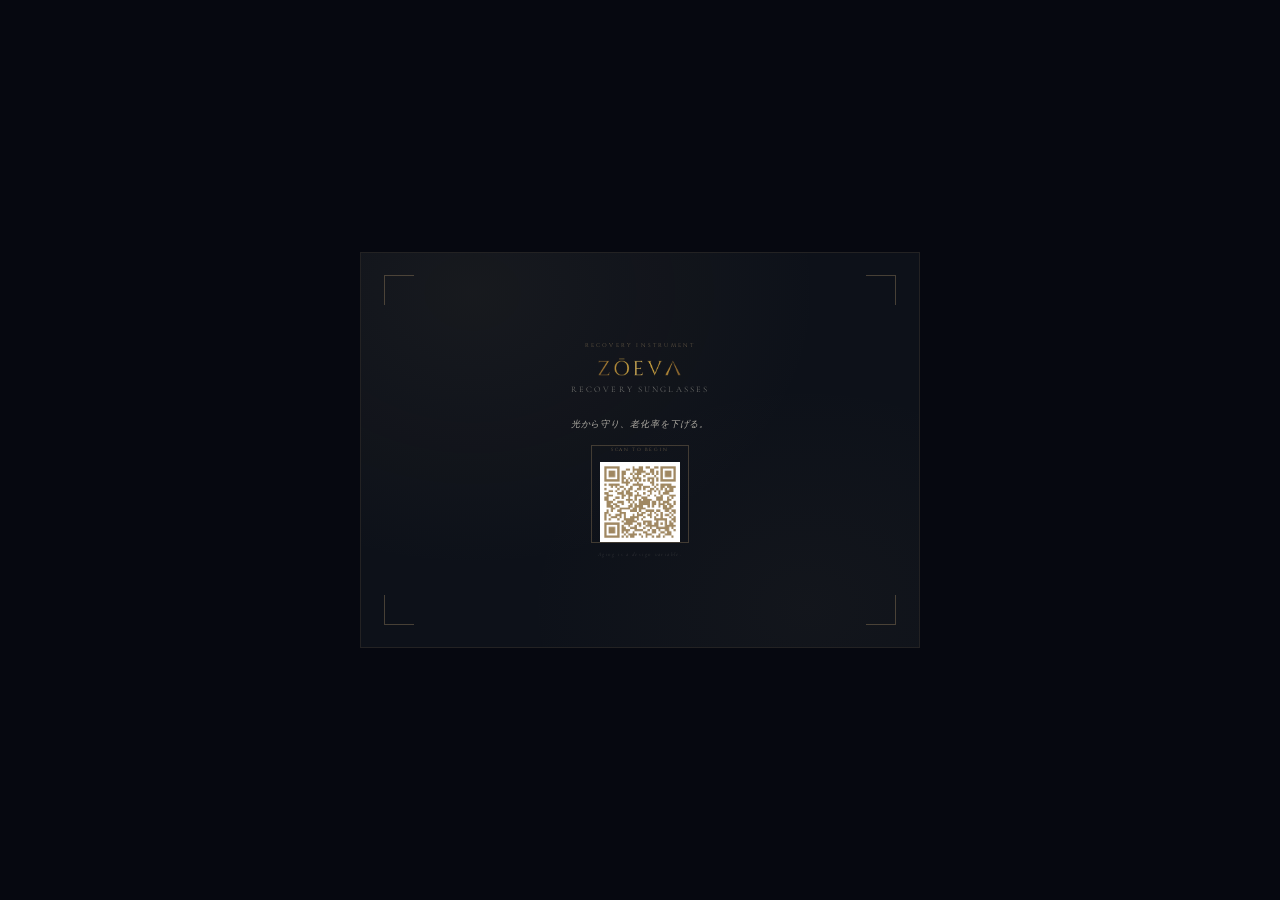
<file: sunglass-insert.html>
<!DOCTYPE html>
<html lang="ja">
<head>
<meta charset="UTF-8">
<meta name="viewport" content="width=device-width, initial-scale=1.0">
<title>ZŌEVA — Recovery Sunglasses | 同封カード</title>
<style>
  @import url('https://fonts.googleapis.com/css2?family=Cormorant+Garamond:ital,wght@0,300;0,400;1,300&family=Cinzel:wght@300;400&display=swap');

  * { margin: 0; padding: 0; box-sizing: border-box; }

  body {
    background: #060810;
    display: flex;
    justify-content: center;
    align-items: center;
    min-height: 100vh;
    font-family: 'Cormorant Garamond', Georgia, serif;
  }

  .card {
    width: 148mm;
    height: 105mm;
    background: #0D1119;
    display: flex;
    flex-direction: column;
    justify-content: center;
    align-items: center;
    padding: 10mm 14mm;
    position: relative;
    overflow: hidden;
    border: 0.5px solid rgba(160,136,98,0.15);
  }

  /* subtle corner accents */
  .card::before {
    content: '';
    position: absolute;
    top: 0; left: 0; right: 0; bottom: 0;
    background:
      radial-gradient(ellipse at 20% 10%, rgba(160,136,98,0.07) 0%, transparent 55%),
      radial-gradient(ellipse at 80% 90%, rgba(160,136,98,0.04) 0%, transparent 45%);
    pointer-events: none;
  }

  .corner {
    position: absolute;
    width: 8mm; height: 8mm;
    border-color: rgba(160,136,98,0.4);
    border-style: solid;
  }
  .corner--tl { top: 6mm; left: 6mm; border-width: 0.5px 0 0 0.5px; }
  .corner--tr { top: 6mm; right: 6mm; border-width: 0.5px 0.5px 0 0; }
  .corner--bl { bottom: 6mm; left: 6mm; border-width: 0 0 0.5px 0.5px; }
  .corner--br { bottom: 6mm; right: 6mm; border-width: 0 0.5px 0.5px 0; }

  .eyebrow {
    font-family: 'Cinzel', serif;
    font-size: 5.5px;
    letter-spacing: 0.4em;
    color: rgba(160,136,98,0.6);
    text-transform: uppercase;
    margin-bottom: 7px;
    font-weight: 300;
  }

  .brand {
    font-family: 'Cinzel', serif;
    font-size: 34px;
    font-weight: 300;
    color: #A08862;
    letter-spacing: 0.22em;
    line-height: 1;
    margin-bottom: 5px;
  }

  .product {
    font-family: 'Cormorant Garamond', serif;
    font-size: 8.5px;
    color: rgba(232,227,214,0.5);
    letter-spacing: 0.25em;
    text-transform: uppercase;
    font-weight: 300;
    margin-bottom: 11px;
  }

  .rule {
    width: 36mm;
    height: 0.3px;
    background: linear-gradient(90deg, transparent, rgba(160,136,98,0.7), transparent);
    margin-bottom: 11px;
  }

  .copy {
    font-family: 'Cormorant Garamond', serif;
    font-size: 9px;
    color: rgba(232,227,214,0.75);
    letter-spacing: 0.1em;
    line-height: 2;
    text-align: center;
    margin-bottom: 11px;
    font-style: italic;
    font-weight: 300;
  }

  .qr-box {
    width: 26mm;
    height: 26mm;
    border: 0.4px solid rgba(160,136,98,0.35);
    display: flex;
    flex-direction: column;
    justify-content: center;
    align-items: center;
    margin-bottom: 8px;
    position: relative;
  }

  .qr-label {
    font-family: 'Cinzel', serif;
    font-size: 4.5px;
    letter-spacing: 0.35em;
    color: rgba(160,136,98,0.7);
    text-transform: uppercase;
    margin-bottom: 3px;
  }

  .url {
    font-family: 'Cormorant Garamond', serif;
    font-size: 6px;
    color: rgba(160,136,98,0.55);
    letter-spacing: 0.2em;
    margin-bottom: 7px;
  }

  .tagline {
    font-family: 'Cormorant Garamond', serif;
    font-size: 5.5px;
    color: rgba(232,227,214,0.2);
    letter-spacing: 0.25em;
    font-style: italic;
    font-weight: 300;
  }

@page {
  size: 148mm 105mm landscape;
  margin: 0;
}
@media print {
  html, body {
    width: 148mm;
    height: 105mm;
    margin: 0;
    padding: 0;
    overflow: hidden;
  }
  .card {
    width: 148mm !important;
    height: 105mm !important;
    max-width: none !important;
    aspect-ratio: auto !important;
    box-shadow: none !important;
    border-radius: 0 !important;
    margin: 0 !important;
  }
  body {
    display: block !important;
  }
}
</style>
</head>
<body>
<div class="card">
  <div class="corner corner--tl"></div>
  <div class="corner corner--tr"></div>
  <div class="corner corner--bl"></div>
  <div class="corner corner--br"></div>

  <div class="eyebrow">Recovery Instrument</div>
  <img src="[data-uri]" alt="ZŌEVΛ" style="height:22px; width:auto; margin-bottom:6px; mix-blend-mode:screen; opacity:0.9;" />
  <div class="product">Recovery Sunglasses</div>
  <div class="rule"></div>
  <div class="copy">光から守り、老化率を下げる。</div>

  <div class="qr-box">
    <div class="qr-label">Scan to Begin</div>
    <img src="[data-uri]" style="width:80px;height:80px;display:block;margin:6px auto 0;" alt="QR Code">
  </div>

  <div class="tagline">Aging is a design variable.</div>
</div>
</body>
</html>
</file>
